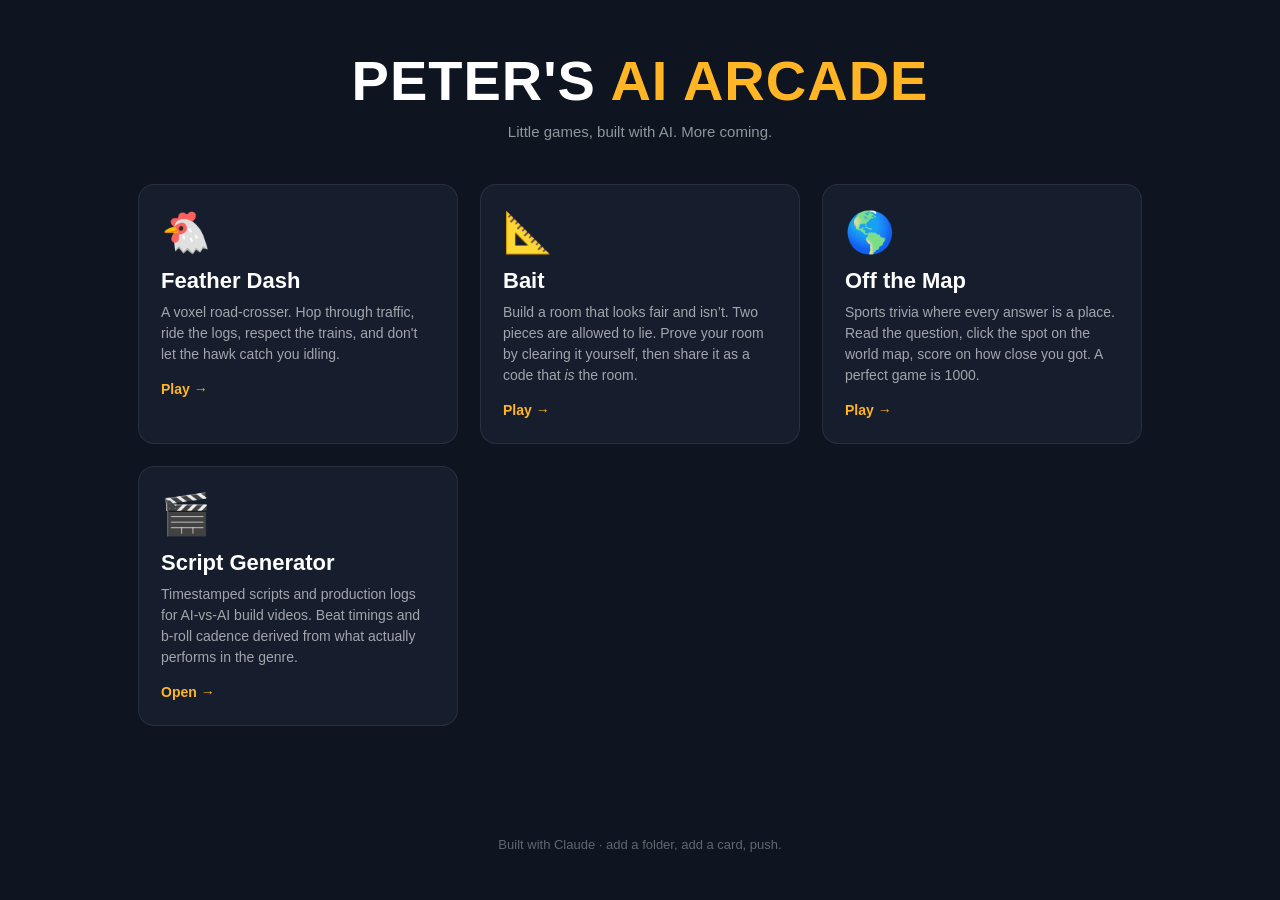
<file: index.html>
<!DOCTYPE html>
<html lang="en">
<head>
<meta charset="utf-8">
<title>Peter's AI Arcade</title>
<meta name="viewport" content="width=device-width, initial-scale=1">
<style>
  * { margin: 0; padding: 0; box-sizing: border-box; }
  body {
    min-height: 100vh;
    background: #0e1420;
    color: #fff;
    font-family: 'Segoe UI', Arial, sans-serif;
    display: flex; flex-direction: column; align-items: center;
    padding: 48px 20px;
  }
  h1 {
    font-family: 'Arial Black', 'Segoe UI', sans-serif;
    font-size: clamp(34px, 7vw, 56px);
    letter-spacing: 1px;
  }
  h1 span { color: #ffb524; }
  .tag { margin-top: 10px; color: rgba(255,255,255,.55); font-size: 15px; }
  .grid {
    margin-top: 44px;
    display: grid; gap: 22px;
    grid-template-columns: repeat(auto-fit, minmax(260px, 320px));
    justify-content: center;
    width: 100%; max-width: 1100px;
  }
  a.card {
    display: block; text-decoration: none; color: inherit;
    background: #161e2e;
    border: 1px solid rgba(255,255,255,.08);
    border-radius: 16px;
    padding: 24px 22px;
    transition: transform .12s ease, border-color .12s ease;
  }
  a.card:hover { transform: translateY(-4px); border-color: #ffb524; }
  .emoji { font-size: 40px; }
  .card h2 { margin-top: 12px; font-size: 22px; font-weight: 800; }
  .card p { margin-top: 8px; color: rgba(255,255,255,.6); font-size: 14px; line-height: 1.5; }
  .play { margin-top: 16px; display: inline-block; color: #ffb524; font-weight: 700; font-size: 14px; }
  footer { margin-top: auto; padding-top: 60px; color: rgba(255,255,255,.35); font-size: 13px; }
</style>
</head>
<body>
  <h1>PETER'S <span>AI ARCADE</span></h1>
  <div class="tag">Little games, built with AI. More coming.</div>
  <div class="grid">
    <a class="card" href="feather-dash/">
      <div class="emoji">&#128020;</div>
      <h2>Feather Dash</h2>
      <p>A voxel road-crosser. Hop through traffic, ride the logs, respect the trains, and don't let the hawk catch you idling.</p>
      <span class="play">Play &#8594;</span>
    </a>
    <a class="card" href="bait/">
      <div class="emoji">&#128208;</div>
      <h2>Bait</h2>
      <p>Build a room that looks fair and isn&rsquo;t. Two pieces are allowed to lie. Prove your room by clearing it yourself, then share it as a code that <em>is</em> the room.</p>
      <span class="play">Play &#8594;</span>
    </a>
    <a class="card" href="geo-sports-trivia/">
      <div class="emoji">&#127758;</div>
      <h2>Off the Map</h2>
      <p>Sports trivia where every answer is a place. Read the question, click the spot on the world map, score on how close you got. A perfect game is 1000.</p>
      <span class="play">Play &#8594;</span>
    </a>
    <a class="card" href="script-generator/">
      <div class="emoji">&#127916;</div>
      <h2>Script Generator</h2>
      <p>Timestamped scripts and production logs for AI-vs-AI build videos. Beat timings and b-roll cadence derived from what actually performs in the genre.</p>
      <span class="play">Open &#8594;</span>
    </a>
  </div>
  <footer>Built with Claude &middot; add a folder, add a card, push.</footer>
</body>
</html>
</file>
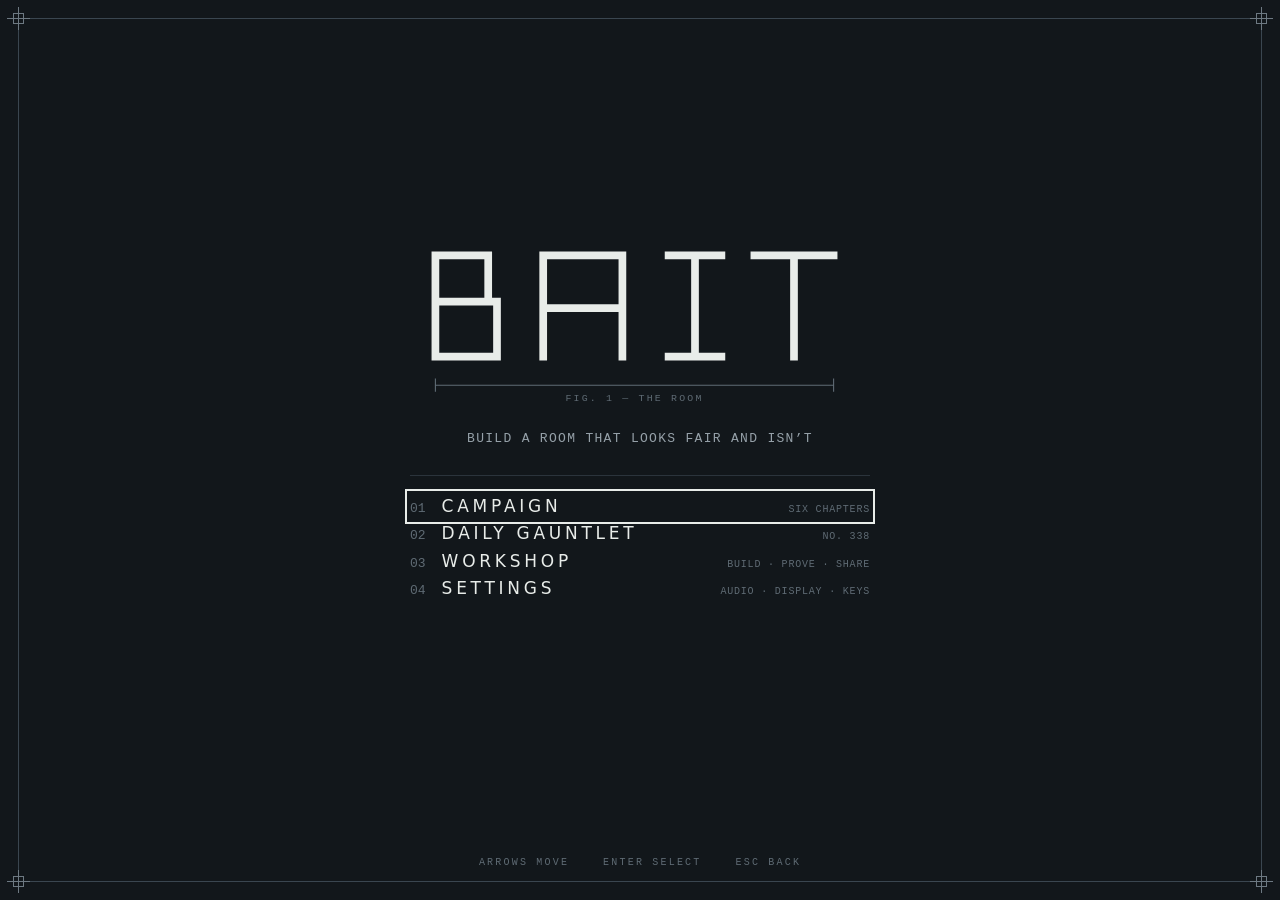
<file: bait/index.html>
<!DOCTYPE html>
<html lang="en">
<head>
<meta charset="utf-8">
<title>BAIT — build a room that looks fair and isn't</title>
<meta name="viewport" content="width=device-width, initial-scale=1, viewport-fit=cover">
<meta name="description" content="Build a small room that looks fair and is not. Prove it by clearing it yourself. Then watch strangers walk into it.">
<meta name="color-scheme" content="dark">
<link rel="stylesheet" href="style.css">
</head>
<body>

<!-- The game world. Everything that moves is drawn here. OWNER: Ink -->
<div id="stagewrap">
  <canvas id="stage" width="1000" height="700" aria-label="Game"></canvas>
</div>

<!-- All menus, HUD chrome, the editor rail and dialogs are DOM, not canvas.
     DOM gives us real typography, real focus rings, real keyboard navigation
     and screen-reader output for free — all of which SPEC §8 requires and
     canvas text cannot provide. OWNER: Frame (screens/hud), Chisel (editor). -->
<div id="ui" aria-live="polite"></div>

<!-- Boot order is the contract in SPEC.md §6. Classic scripts only: ES modules
     are blocked by CORS on file:// and this game must run from a double-click
     with the network cable pulled. -->

<!-- core: deterministic, integer-only, and entirely free of DOM references so
     tools/verify.cjs can load the same code under plain Node. -->
<script src="src/core/fixed.js"></script>
<script src="src/core/rng.js"></script>
<script src="src/core/pieces.js"></script>
<script src="src/core/room.js"></script>
<script src="src/core/sim.js"></script>
<script src="src/core/codec.js"></script>
<script src="src/core/solve.js"></script>
<script src="src/core/replay.js"></script>

<!-- render -->
<script src="src/render/theme.js"></script>
<script src="src/render/draw.js"></script>
<script src="src/render/fx.js"></script>
<script src="src/render/audio.js"></script>

<!-- game -->
<script src="src/game/input.js"></script>
<script src="src/game/loop.js"></script>
<script src="src/game/save.js"></script>
<script src="src/game/daily.js"></script>
<script src="src/game/share.js"></script>
<script src="src/game/modes.js"></script>
<script src="src/game/play.js"></script>

<!-- ui -->
<script src="src/ui/screens.js"></script>
<script src="src/ui/hud.js"></script>
<script src="src/ui/editor.js"></script>
<script src="src/ui/workshop.js"></script>

<!-- content. chapters.js declares the six chapters, the design plan and the
     R() authoring helper; each ch<N>.js registers its own rooms through
     Chapters.addRooms so five authors can work at once without ever touching
     the same file. -->
<script src="src/data/chapters.js"></script>
<!-- Generated by tools/verify.cjs from real solved routes. Ships as a script,
     not JSON, because fetch() of a local file is blocked on file://. -->
<script src="src/data/par.js"></script>
<!-- Guest-authored chapters register through Chapters.addRooms and load AFTER
     chapters.js. Add each tag as its file lands; a tag for a file that does
     not exist is a 404 on Pages, which is why ch5 is absent rather than
     commented out. Each file is its own <script>, so one that throws takes
     only its own chapter down — Chapters.addRooms is what has to say so. -->
<script src="src/data/ch3.js"></script>
<!-- ch4.js is ON DISK with 4 of its 13 rooms and is deliberately NOT loaded.
     Two of those four do not register at all, and 4-02 is currently cleared by
     holding one direction from the start — which the spec forbids outright, so
     it is not a short chapter either, it is an unfinished one.
     ch6.js is ON DISK with 3 of its 15 rooms and is deliberately NOT loaded.
     Three rooms of a fifteen-room finale is not a short chapter, it is the
     ending shipped in fragments, and chapter 6 is the one chapter whose whole
     job is to pay off the other five. It lands complete or not at all. ch5 has
     no file yet; both are the next release. -->


<!-- wire-up -->
<script src="src/boot.js"></script>

</body>
</html>
</file>
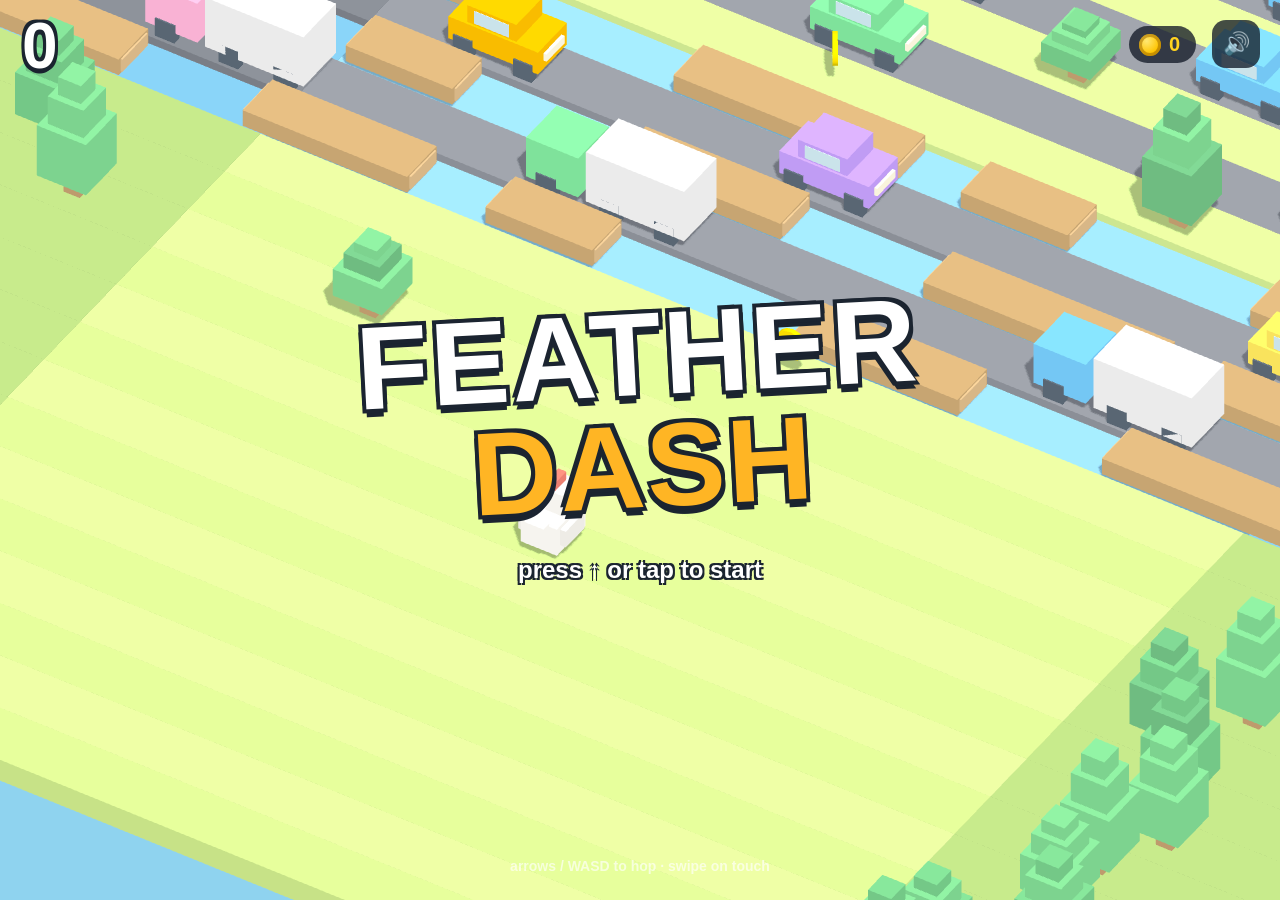
<file: feather-dash/index.html>
<!DOCTYPE html>
<html>
<head>
<meta charset="utf-8">
<title>Feather Dash</title>
<meta name="viewport" content="width=device-width, initial-scale=1, maximum-scale=1, user-scalable=no">
<link rel="stylesheet" href="style.css">
</head>
<body>
<canvas id="game"></canvas>

<div id="hud">
  <div id="score">0</div>
  <div id="coinPill"><span id="coinIcon"></span><span id="coinCount">0</span></div>
  <button id="muteBtn" aria-label="Toggle sound">&#128266;</button>
</div>

<div id="title" class="overlay">
  <div id="logo">FEATHER<span>DASH</span></div>
  <div id="startHint">press &#8593; or tap to start</div>
  <div id="bestLine"></div>
  <div id="controlsHint">arrows / WASD to hop &middot; swipe on touch</div>
</div>

<div id="gameover" class="overlay hidden">
  <div id="goCard">
    <div id="goTitle">SPLAT!</div>
    <div id="goScore">0</div>
    <div class="goLabel">SCORE</div>
    <div id="goBest">BEST 0</div>
    <div id="newBest" class="hidden">&#9733; NEW BEST &#9733;</div>
    <button id="playBtn"><span class="playTri"></span>PLAY</button>
    <div class="goHint">or press space</div>
  </div>
</div>

<div id="toast" class="hidden"></div>

<script src="three.min.js"></script>
<script src="game.js"></script>
</body>
</html>
</file>
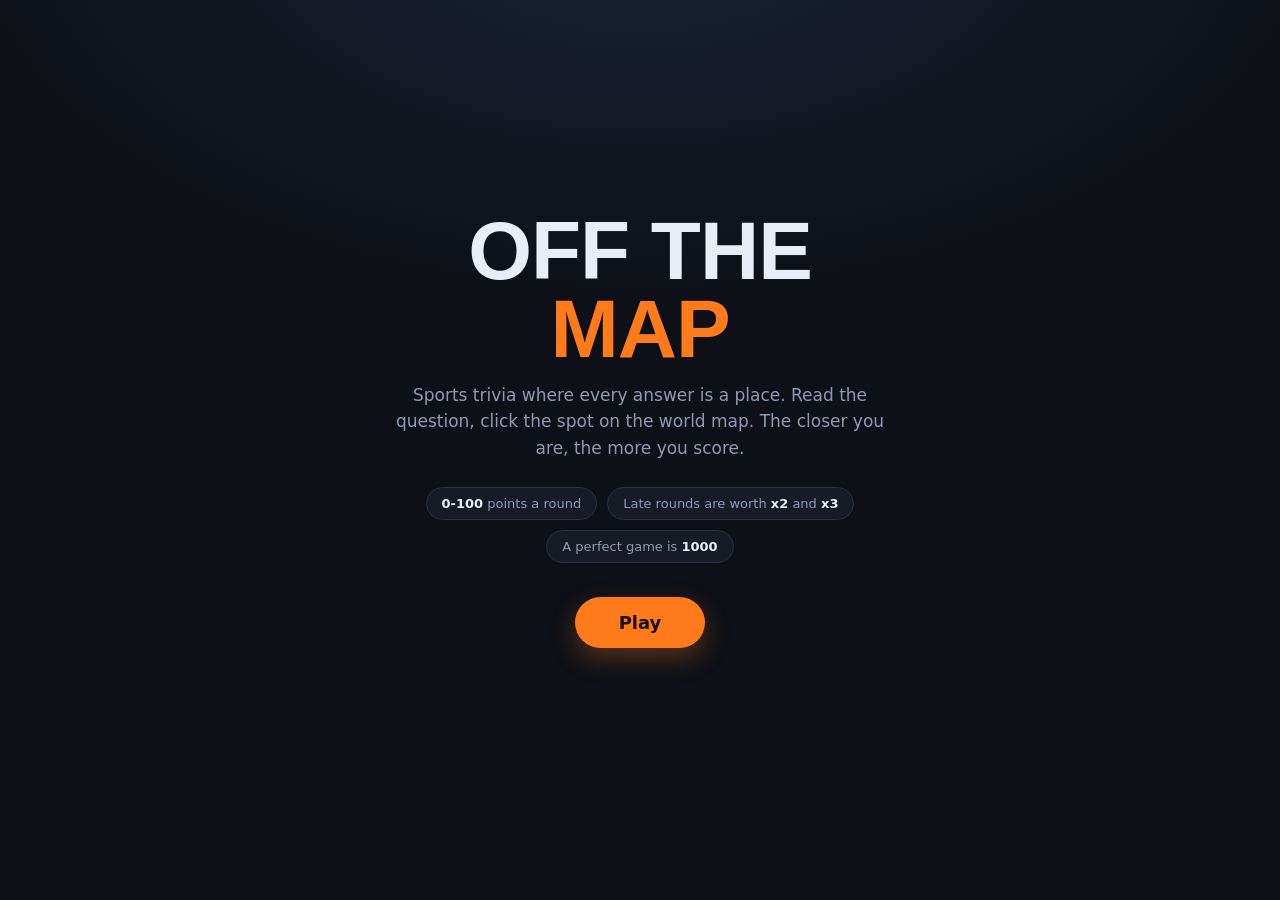
<file: geo-sports-trivia/index.html>
<!DOCTYPE html>
<html lang="en">
<head>
<meta charset="utf-8">
<title>Off the Map — sports trivia on a world map</title>
<meta name="viewport" content="width=device-width, initial-scale=1, maximum-scale=1, user-scalable=no">
<link rel="stylesheet" href="vendor/leaflet.css">
<style>
  :root {
    --bg: #0d1017;
    --panel: #161b26;
    --panel-solid: #161b26;
    --line: #263049;
    --text: #e8edf7;
    --dim: #8e9ab5;
    --accent: #ff7a1a;
    --good: #33d17a;
    --mid: #ffc046;
    --bad: #ff5470;
    --radius: 14px;
    --shadow: 0 18px 40px rgba(0,0,0,.55);
  }

  * { margin: 0; padding: 0; box-sizing: border-box; }
  html, body { height: 100%; }
  body {
    background: var(--bg);
    color: var(--text);
    font-family: 'Segoe UI', system-ui, -apple-system, Arial, sans-serif;
    overflow: hidden;
    -webkit-font-smoothing: antialiased;
  }
  button { font: inherit; color: inherit; border: 0; background: none; cursor: pointer; }
  .num { font-family: 'Arial Black', 'Segoe UI', Impact, sans-serif; font-variant-numeric: tabular-nums; letter-spacing: -.5px; }

  /* ---------- screens ---------- */
  .screen { position: fixed; inset: 0; display: none; }
  .screen.on { display: block; }

  /* ---------- title ---------- */
  #screen-title {
    background: radial-gradient(1100px 620px at 50% -10%, #1b2436 0%, var(--bg) 62%);
    overflow-y: auto;
  }
  .title-wrap {
    min-height: 100%;
    display: flex; flex-direction: column; align-items: center; justify-content: center;
    text-align: center; padding: 40px 22px;
  }
  .logo { font-family: 'Arial Black', 'Segoe UI', sans-serif; font-size: clamp(40px, 9vw, 82px); line-height: .95; letter-spacing: -1px; }
  .logo em { font-style: normal; color: var(--accent); }
  .kicker { margin-top: 14px; color: var(--dim); font-size: clamp(14px, 2.2vw, 17px); max-width: 520px; line-height: 1.55; }
  .rules { margin-top: 26px; display: flex; gap: 10px; flex-wrap: wrap; justify-content: center; max-width: 620px; }
  .rule { background: var(--panel); border: 1px solid var(--line); border-radius: 999px; padding: 8px 15px; font-size: 13px; color: var(--dim); }
  .rule b { color: var(--text); font-weight: 700; }
  .btn {
    background: var(--accent); color: #16100a; font-weight: 800;
    padding: 15px 44px; border-radius: 999px; font-size: 18px;
    box-shadow: 0 10px 26px rgba(255,122,26,.3);
    transition: transform .12s ease, box-shadow .12s ease;
  }
  .btn:hover { transform: translateY(-2px); box-shadow: 0 14px 32px rgba(255,122,26,.42); }
  .btn:active { transform: translateY(0); }
  .btn.ghost { background: var(--panel); color: var(--text); border: 1px solid var(--line); box-shadow: none; }
  .btn[disabled] { opacity: .38; cursor: not-allowed; transform: none; box-shadow: none; }
  #btn-play { margin-top: 34px; }
  .best { margin-top: 20px; color: var(--dim); font-size: 14px; min-height: 20px; }
  .best b { color: var(--accent); }

  /* ---------- game ---------- */
  #map { position: absolute; inset: 0; background: var(--bg); z-index: 1; }
  .leaflet-container { background: var(--bg); outline: none; }
  .leaflet-control-zoom a { background: var(--panel-solid); color: var(--text); border-color: var(--line); }
  .leaflet-control-zoom a:hover { background: #202737; color: var(--accent); }
  .leaflet-control-attribution { display: none; }

  .topbar {
    position: absolute; z-index: 500; top: 0; left: 0; right: 0;
    display: flex; align-items: center; gap: 10px;
    padding: 12px 14px;
    background: linear-gradient(180deg, rgba(13,16,23,.94) 0%, rgba(13,16,23,0) 100%);
    pointer-events: none;
  }
  .topbar > * { pointer-events: auto; }
  .pill {
    background: var(--panel-solid); border: 1px solid var(--line);
    border-radius: 999px; padding: 7px 14px; font-size: 13px; font-weight: 700;
    display: inline-flex; align-items: center; gap: 8px; white-space: nowrap;
  }
  .pill .dim { color: var(--dim); font-weight: 600; }
  .chip-sport { color: var(--accent); }
  .badge-w {
    background: var(--accent); color: #16100a; border-radius: 8px;
    padding: 3px 9px; font-weight: 900; font-size: 12px;
  }
  .badge-w.pulse { animation: pulseW 1.5s ease-in-out infinite; }
  @keyframes pulseW { 0%,100% { transform: scale(1); } 50% { transform: scale(1.13); } }
  .spacer { flex: 1; }
  .total-pill .num { font-size: 17px; color: var(--accent); }

  /* question card */
  .qcard {
    position: absolute; z-index: 500;
    top: 62px; left: 50%; transform: translateX(-50%);
    width: min(620px, calc(100vw - 28px));
    background: var(--panel-solid);
    border: 1px solid var(--line);
    border-radius: var(--radius);
    box-shadow: var(--shadow);
    overflow: hidden;
  }
  .qcard-head { display: flex; align-items: center; gap: 10px; padding: 13px 15px; }
  .qcard-head .q { flex: 1; font-size: 16px; line-height: 1.45; font-weight: 600; }
  .qcard.collapsed .q { display: none; }
  .qcard.collapsed .qcard-head::before {
    content: 'Question hidden'; flex: 1; color: var(--dim); font-size: 13px;
  }
  .icon-btn {
    width: 30px; height: 30px; border-radius: 9px; flex: none;
    background: #1e2635; color: var(--dim); font-size: 13px; line-height: 30px; text-align: center;
    transition: color .12s ease, background .12s ease;
  }
  .icon-btn:hover { color: var(--text); background: #263043; }

  /* lock-in */
  .lockbar {
    position: absolute; z-index: 500; bottom: 22px; left: 50%; transform: translateX(-50%);
    display: flex; flex-direction: column; align-items: center; gap: 9px;
  }
  .hint { color: var(--dim); font-size: 12.5px; background: rgba(13,16,23,.82); padding: 4px 12px; border-radius: 999px; }

  /* pins */
  .pin { width: 26px; height: 26px; position: relative; }
  .pin i {
    display: block; width: 16px; height: 16px; margin: 5px;
    border-radius: 50% 50% 50% 2px; transform: rotate(45deg);
    border: 2px solid #fff;
  }
  .pin-guess i { background: var(--accent); box-shadow: 0 3px 10px rgba(0,0,0,.6); }
  .pin-answer i { background: var(--good); box-shadow: 0 3px 10px rgba(0,0,0,.6); }
  .pin-drop { animation: pinDrop .52s cubic-bezier(.24,1.5,.42,1) both; }
  @keyframes pinDrop {
    0% { transform: translateY(-38px) scale(.7); opacity: 0; }
    60% { transform: translateY(3px) scale(1.06); opacity: 1; }
    100% { transform: translateY(0) scale(1); opacity: 1; }
  }
  .pin-pop { animation: pinPop .42s cubic-bezier(.2,1.6,.4,1) both; }
  @keyframes pinPop { 0% { transform: scale(0); opacity: 0; } 100% { transform: scale(1); opacity: 1; } }
  .ring {
    position: absolute; left: 50%; top: 50%; width: 18px; height: 18px; margin: -9px 0 0 -9px;
    border: 2px solid var(--good); border-radius: 50%; opacity: 0;
  }
  .ring.go { animation: ringOut 1.25s ease-out forwards; }
  .ring.r2.go { animation-delay: .22s; }
  @keyframes ringOut {
    0% { transform: scale(.4); opacity: .85; }
    100% { transform: scale(5.2); opacity: 0; }
  }
  /* Leaflet owns the marker element's inline transform for positioning, so the
     label offset has to live on an inner element or it gets overwritten. */
  .lbl-city { pointer-events: none; }
  .lbl-city b {
    position: absolute; left: 8px; top: -7px;
    color: rgba(232,237,247,.72); font-size: 10.5px; font-weight: 600;
    white-space: nowrap; text-shadow: 0 1px 3px #000, 0 0 6px #000;
  }
  .lbl-city.r2 b { color: rgba(232,237,247,.5); font-size: 10px; }

  /* reveal card */
  .reveal {
    position: absolute; z-index: 600; left: 50%; bottom: 22px; transform: translateX(-50%);
    width: min(560px, calc(100vw - 28px));
    background: var(--panel-solid); border: 1px solid var(--line);
    border-radius: var(--radius); box-shadow: var(--shadow);
    padding: 16px 18px 15px;
    display: none;
  }
  .reveal.on { display: block; animation: slideUp .3s ease both; }
  @keyframes slideUp { from { opacity: 0; transform: translate(-50%, 14px); } to { opacity: 1; transform: translate(-50%, 0); } }
  .reveal-top { display: flex; align-items: flex-start; gap: 14px; }
  .reveal-where { flex: 1; min-width: 0; }
  .reveal-where .name { font-size: 17px; font-weight: 800; }
  .reveal-where .dist { margin-top: 5px; color: var(--dim); font-size: 13px; font-variant-numeric: tabular-nums; }
  .reveal-pts { text-align: right; flex: none; position: relative; }
  .reveal-pts .n { font-size: 40px; line-height: 1; }
  .reveal-pts .of { color: var(--dim); font-size: 11px; margin-top: 3px; }
  .stamp {
    position: absolute; right: -6px; top: -16px;
    background: var(--accent); color: #16100a; font-weight: 900; font-size: 13px;
    padding: 3px 9px; border-radius: 8px; transform: rotate(-9deg) scale(0); opacity: 0;
  }
  .stamp.hit { animation: stampIn .34s cubic-bezier(.2,1.8,.4,1) forwards; }
  @keyframes stampIn {
    0% { transform: rotate(-9deg) scale(2.1); opacity: 0; }
    100% { transform: rotate(-9deg) scale(1); opacity: 1; }
  }
  .bullseye {
    display: none; margin-top: 11px;
    background: rgba(51,209,122,.13); border: 1px solid rgba(51,209,122,.4); color: var(--good);
    border-radius: 9px; padding: 6px 11px; font-weight: 900; font-size: 12.5px; letter-spacing: 1.4px;
  }
  .bullseye.on { display: inline-block; animation: stampIn .34s cubic-bezier(.2,1.8,.4,1) both; }
  .fact { margin-top: 11px; color: var(--dim); font-size: 13.5px; line-height: 1.5; opacity: 0; transition: opacity .45s ease; }
  .fact.on { opacity: 1; }
  .reveal-actions { margin-top: 14px; display: flex; justify-content: flex-end; }
  .reveal-actions .btn { padding: 11px 26px; font-size: 15px; }

  /* ---------- final ---------- */
  #screen-final { background: radial-gradient(1100px 620px at 50% -10%, #1b2436 0%, var(--bg) 62%); overflow-y: auto; }
  .final-wrap { min-height: 100%; display: flex; flex-direction: column; align-items: center; padding: 34px 20px 46px; }
  .final-total { font-size: clamp(62px, 15vw, 116px); line-height: 1; color: var(--accent); }
  .final-outof { color: var(--dim); font-size: 15px; margin-top: 2px; }
  .final-rank { margin-top: 16px; font-size: clamp(24px, 5vw, 34px); font-weight: 900; letter-spacing: -.5px; }
  .final-sub { margin-top: 8px; color: var(--dim); font-size: 14px; }
  .final-panel {
    margin-top: 26px; width: min(680px, 100%);
    background: var(--panel-solid); border: 1px solid var(--line);
    border-radius: var(--radius); padding: 16px; box-shadow: var(--shadow);
  }
  .final-panel h3 { font-size: 12px; letter-spacing: 1.4px; color: var(--dim); text-transform: uppercase; margin-bottom: 13px; }
  .bars { display: flex; align-items: flex-end; gap: 8px; height: 120px; }
  .bar { flex: 1; display: flex; flex-direction: column; justify-content: flex-end; align-items: center; height: 100%; gap: 6px; }
  .bar .fill { width: 100%; border-radius: 6px 6px 2px 2px; min-height: 3px; transition: height .6s cubic-bezier(.2,.8,.3,1); height: 0; }
  .bar .cap { font-size: 10.5px; color: var(--dim); font-variant-numeric: tabular-nums; }
  .bar .w { font-size: 9.5px; color: var(--accent); font-weight: 800; height: 12px; }
  #minimap { height: 260px; border-radius: 11px; overflow: hidden; background: var(--bg); border: 1px solid var(--line); }
  .final-list { margin-top: 14px; display: flex; flex-direction: column; gap: 7px; }
  .fl-row { display: flex; gap: 10px; align-items: baseline; font-size: 13px; }
  .fl-row .fl-n { color: var(--dim); width: 20px; flex: none; font-variant-numeric: tabular-nums; }
  .fl-row .fl-name { flex: 1; min-width: 0; overflow: hidden; text-overflow: ellipsis; white-space: nowrap; }
  .fl-row .fl-km { color: var(--dim); font-variant-numeric: tabular-nums; flex: none; }
  .fl-row .fl-p { font-weight: 800; width: 46px; text-align: right; flex: none; font-variant-numeric: tabular-nums; }
  .final-actions { margin-top: 28px; display: flex; gap: 12px; flex-wrap: wrap; justify-content: center; }

  #confetti { position: fixed; inset: 0; z-index: 900; pointer-events: none; display: none; }
  #fatal {
    position: fixed; inset: 0; z-index: 9999; display: none;
    background: #12060a; color: #ffb4c1; padding: 34px; font-family: Consolas, monospace; font-size: 14px; line-height: 1.7;
  }
  #fatal.on { display: block; }

  @media (max-width: 560px) {
    .qcard {
      top: auto; bottom: 0; left: 0; right: 0; transform: none;
      width: 100%; border-radius: var(--radius) var(--radius) 0 0; border-bottom: 0;
    }
    .lockbar { bottom: auto; top: 58px; }
    .reveal { bottom: 0; left: 0; right: 0; width: 100%; transform: none; border-radius: var(--radius) var(--radius) 0 0; }
    .reveal.on { animation: none; }
    .topbar { flex-wrap: wrap; }
    .bars { height: 90px; }
  }
  @media (prefers-reduced-motion: reduce) {
    * { animation-duration: .001ms !important; animation-delay: 0ms !important; transition-duration: .001ms !important; }
  }
</style>
</head>
<body>

<!-- ============ TITLE ============ -->
<section id="screen-title" class="screen on">
  <div class="title-wrap">
    <h1 class="logo">OFF THE<br><em>MAP</em></h1>
    <p class="kicker">Sports trivia where every answer is a place. Read the question, click the spot on the world map. The closer you are, the more you score.</p>
    <div class="rules">
      <span class="rule"><b>0-100</b> points a round</span>
      <span class="rule">Late rounds are worth <b>x2</b> and <b>x3</b></span>
      <span class="rule">A perfect game is <b>1000</b></span>
    </div>
    <button id="btn-play" class="btn">Play</button>
    <div class="best" id="best-line"></div>
  </div>
</section>

<!-- ============ GAME ============ -->
<section id="screen-game" class="screen">
  <div id="map"></div>

  <div class="topbar">
    <span class="pill"><span class="dim">Round</span> <span id="hud-round">1 of 8</span></span>
    <span class="pill chip-sport" id="hud-sport">NFL</span>
    <span class="badge-w" id="hud-weight" style="display:none">x2</span>
    <span class="spacer"></span>
    <span class="pill total-pill"><span class="dim">Score</span> <span class="num" id="hud-total">0</span></span>
  </div>

  <div class="qcard" id="qcard">
    <div class="qcard-head">
      <p class="q" id="hud-question"></p>
      <button class="icon-btn" id="btn-collapse" title="Hide the question (Esc)">&#9650;</button>
    </div>
  </div>

  <div class="lockbar" id="lockbar">
    <button class="btn" id="btn-lock" disabled>Lock it in</button>
    <span class="hint" id="lock-hint">Click the map to drop your pin</span>
  </div>

  <div class="reveal" id="reveal">
    <div class="reveal-top">
      <div class="reveal-where">
        <div class="name" id="rv-name"></div>
        <div class="dist" id="rv-dist"></div>
      </div>
      <div class="reveal-pts">
        <div class="num n" id="rv-pts">0</div>
        <div class="of" id="rv-of"></div>
        <div class="stamp" id="rv-stamp">x2</div>
      </div>
    </div>
    <div class="bullseye" id="rv-bullseye">BULLSEYE</div>
    <p class="fact" id="rv-fact"></p>
    <div class="reveal-actions">
      <button class="btn" id="btn-next">Next</button>
    </div>
  </div>
</section>

<!-- ============ FINAL ============ -->
<section id="screen-final" class="screen">
  <div class="final-wrap">
    <div class="num final-total" id="fn-total">0</div>
    <div class="final-outof">out of 1000</div>
    <div class="final-rank" id="fn-rank"></div>
    <div class="final-sub" id="fn-sub"></div>

    <div class="final-panel">
      <h3>Round by round</h3>
      <div class="bars" id="fn-bars"></div>
      <div class="final-list" id="fn-list"></div>
    </div>

    <div class="final-panel">
      <h3>Where they were</h3>
      <div id="minimap"></div>
    </div>

    <div class="final-actions">
      <button class="btn" id="btn-again">Play again</button>
      <button class="btn ghost" id="btn-home">Title screen</button>
    </div>
  </div>
</section>

<canvas id="confetti"></canvas>
<div id="fatal"></div>

<script src="vendor/leaflet.js"></script>
<script src="data/countries.js"></script>
<script src="data/cities.js"></script>
<script src="data/questions.js"></script>
<script>
(function () {
  'use strict';

  // ===================== PURE LOGIC START =====================
  // Everything between these markers is free of DOM and Leaflet so it can be
  // lifted out and run headless by the verification script. Do not reach for
  // document, window or L in here.

  var EARTH_R_KM = 6371;

  function toRad(d) { return d * Math.PI / 180; }
  function toDeg(r) { return r * 180 / Math.PI; }

  function haversine(aLat, aLon, bLat, bLon) {
    var dLat = toRad(bLat - aLat);
    var dLon = toRad(bLon - aLon);
    var s = Math.sin(dLat / 2) * Math.sin(dLat / 2) +
            Math.cos(toRad(aLat)) * Math.cos(toRad(bLat)) *
            Math.sin(dLon / 2) * Math.sin(dLon / 2);
    return 2 * EARTH_R_KM * Math.asin(Math.min(1, Math.sqrt(s)));
  }

  // 0-100 for one round, before the weight is applied.
  function baseScore(distKm, perfectKm) {
    if (distKm <= perfectKm) return 100;
    var raw = 100 * Math.exp(-(distKm - perfectKm) / 1400);
    return raw < 1 ? 0 : Math.round(raw);
  }

  // Heavy rounds last, always. Every pattern sums to 10, which is the only
  // reason "a perfect game is 1000" is a true statement.
  var WEIGHT_PATTERNS = [
    [1, 1, 1, 1, 1, 1, 2, 2],
    [1, 1, 1, 1, 2, 2, 2],
    [1, 1, 1, 1, 1, 2, 3],
    [1, 1, 2, 2, 2, 2]
  ];

  function sum(list) { return list.reduce(function (a, b) { return a + b; }, 0); }

  function assertWeightPatterns(patterns) {
    for (var i = 0; i < patterns.length; i++) {
      var p = patterns[i];
      if (sum(p) !== 10) {
        throw new Error('weight pattern ' + i + ' sums to ' + sum(p) + ', not 10 — the 1000 cap would be a lie');
      }
      for (var j = 1; j < p.length; j++) {
        if (p[j] < p[j - 1]) throw new Error('weight pattern ' + i + ' is not sorted light to heavy');
      }
    }
    return true;
  }

  function shuffle(list, rng) {
    var a = list.slice();
    for (var i = a.length - 1; i > 0; i--) {
      var j = Math.floor(rng() * (i + 1));
      var t = a[i]; a[i] = a[j]; a[j] = t;
    }
    return a;
  }

  // Two answers within this range are treated as the same place, so a run never
  // asks for Lord's and then for London.
  var SAME_CITY_KM = 75;
  var MAX_PER_SPORT = 2;

  function tooClose(q, chosen) {
    for (var i = 0; i < chosen.length; i++) {
      if (haversine(q.answer.lat, q.answer.lon, chosen[i].answer.lat, chosen[i].answer.lon) < SAME_CITY_KM) return true;
    }
    return false;
  }

  // Shuffle, drop duplicate places and over-represented sports, take n, then sort
  // easy to hard so the x2/x3 rounds are also the hard ones.
  function pickQuestions(bank, n, rng) {
    var pool = shuffle(bank, rng);
    var chosen = [];
    var sportCount = {};

    function pass(capSport, capPlace) {
      for (var i = 0; i < pool.length && chosen.length < n; i++) {
        var q = pool[i];
        if (chosen.indexOf(q) !== -1) continue;
        if (capPlace && tooClose(q, chosen)) continue;
        if (capSport && (sportCount[q.sport] || 0) >= MAX_PER_SPORT) continue;
        chosen.push(q);
        sportCount[q.sport] = (sportCount[q.sport] || 0) + 1;
      }
    }

    pass(true, true);      // the rules as intended
    pass(false, true);     // a thin bank may force a third question from one sport
    pass(false, false);    // ...but never a duplicate place unless there is no choice

    if (chosen.length < n) {
      throw new Error('question bank cannot fill ' + n + ' rounds (only ' + chosen.length + ' usable)');
    }
    return chosen.sort(function (a, b) { return a.difficulty - b.difficulty; });
  }

  function buildGame(bank, rng) {
    assertWeightPatterns(WEIGHT_PATTERNS);
    var weights = WEIGHT_PATTERNS[Math.floor(rng() * WEIGHT_PATTERNS.length)];
    if (sum(weights) !== 10) throw new Error('chosen weight pattern does not sum to 10');
    var picked = pickQuestions(bank, weights.length, rng);
    return picked.map(function (q, i) {
      return { q: q, weight: weights[i], guess: null, distKm: 0, base: 0, points: 0 };
    });
  }

  function rankFor(total) {
    if (total >= 950) return 'Hall of Famer';
    if (total >= 850) return 'MVP';
    if (total >= 700) return 'All-Star';
    if (total >= 500) return 'Starter';
    if (total >= 250) return 'Rotation Player';
    return 'Benchwarmer';
  }

  function normLon(lon) {
    var x = (lon + 180) % 360;
    if (x < 0) x += 360;
    return x - 180;
  }

  // Great-circle points from a to b, with longitudes left UNWRAPPED so the path
  // is continuous even when it runs past the antimeridian.
  function greatCirclePoints(a, b, steps) {
    var lat1 = toRad(a.lat), lon1 = toRad(a.lon), lat2 = toRad(b.lat), lon2 = toRad(b.lon);
    var d = 2 * Math.asin(Math.min(1, Math.sqrt(
      Math.pow(Math.sin((lat2 - lat1) / 2), 2) +
      Math.cos(lat1) * Math.cos(lat2) * Math.pow(Math.sin((lon2 - lon1) / 2), 2)
    )));
    var pts = [];
    if (d === 0) return [[a.lat, a.lon], [b.lat, b.lon]];

    for (var i = 0; i <= steps; i++) {
      var f = i / steps;
      var A = Math.sin((1 - f) * d) / Math.sin(d);
      var B = Math.sin(f * d) / Math.sin(d);
      var x = A * Math.cos(lat1) * Math.cos(lon1) + B * Math.cos(lat2) * Math.cos(lon2);
      var y = A * Math.cos(lat1) * Math.sin(lon1) + B * Math.cos(lat2) * Math.sin(lon2);
      var z = A * Math.sin(lat1) + B * Math.sin(lat2);
      pts.push([toDeg(Math.atan2(z, Math.sqrt(x * x + y * y))), toDeg(Math.atan2(y, x))]);
    }

    // unwrap: keep each step within 180 degrees of the one before it
    for (var k = 1; k < pts.length; k++) {
      while (pts[k][1] - pts[k - 1][1] > 180) pts[k][1] -= 360;
      while (pts[k][1] - pts[k - 1][1] < -180) pts[k][1] += 360;
    }
    return pts;
  }

  // Cut the unwrapped path wherever it crosses the antimeridian and wrap each
  // piece back into [-180, 180]. Drawing one straight polyline instead is what
  // gives you the line that wraps the wrong way round the world.
  function greatCircleSegments(a, b, steps) {
    var pts = greatCirclePoints(a, b, steps || 32);
    var segs = [];
    var cur = [[pts[0][0], normLon(pts[0][1])]];

    for (var i = 1; i < pts.length; i++) {
      var p0 = pts[i - 1], p1 = pts[i];
      var k0 = Math.floor((p0[1] + 180) / 360);
      var k1 = Math.floor((p1[1] + 180) / 360);

      if (k0 !== k1) {
        var east = p1[1] > p0[1];
        var edge = (east ? k1 : k0) * 360 - 180;   // the meridian actually crossed
        var t = (edge - p0[1]) / (p1[1] - p0[1]);
        var lat = p0[0] + t * (p1[0] - p0[0]);
        cur.push([lat, east ? 180 : -180]);
        segs.push(cur);
        cur = [[lat, east ? -180 : 180], [p1[0], normLon(p1[1])]];
      } else {
        cur.push([p1[0], normLon(p1[1])]);
      }
    }
    segs.push(cur);
    return segs.filter(function (s) { return s.length > 1; });
  }

  var PURE = {
    haversine: haversine,
    baseScore: baseScore,
    WEIGHT_PATTERNS: WEIGHT_PATTERNS,
    assertWeightPatterns: assertWeightPatterns,
    pickQuestions: pickQuestions,
    buildGame: buildGame,
    rankFor: rankFor,
    greatCircleSegments: greatCircleSegments,
    normLon: normLon,
    SAME_CITY_KM: SAME_CITY_KM,
    MAX_PER_SPORT: MAX_PER_SPORT
  };
  // ====================== PURE LOGIC END ======================

  // ------------------------------------------------------------------
  // From here down: the browser game.
  // ------------------------------------------------------------------

  var $ = function (id) { return document.getElementById(id); };
  var REDUCED = window.matchMedia && window.matchMedia('(prefers-reduced-motion: reduce)').matches;
  var BEST_KEY = 'offthemap.best';

  function fatal(err) {
    var el = $('fatal');
    el.className = 'on';
    el.textContent = 'Off the Map could not start.\n\n' + (err && err.stack ? err.stack : String(err));
    throw err;
  }

  // The assertion the whole scoring promise rests on. Loud, and at startup.
  try {
    assertWeightPatterns(WEIGHT_PATTERNS);
  } catch (e) {
    fatal(e);
  }

  var state = {
    rounds: [],
    idx: 0,
    total: 0,
    guessLatLng: null,
    phase: 'guess',
    startedAt: 0,
    timers: []
  };

  // Some browsers refuse storage on file:// origins. A blocked best score is not
  // a reason for the results screen to blow up.
  function readBest() {
    try { return parseInt(localStorage.getItem(BEST_KEY) || '0', 10) || 0; } catch (e) { return 0; }
  }
  function writeBest(n) {
    try { localStorage.setItem(BEST_KEY, String(n)); } catch (e) { /* no storage, no best score */ }
  }

  function later(fn, ms) { var t = setTimeout(fn, REDUCED ? 0 : ms); state.timers.push(t); return t; }
  function clearTimers() { state.timers.forEach(clearTimeout); state.timers = []; }

  function showScreen(id) {
    ['screen-title', 'screen-game', 'screen-final'].forEach(function (s) {
      $(s).className = 'screen' + (s === id ? ' on' : '');
    });
  }

  // ---------------- map ----------------
  var map = null, guessMarker = null, answerMarker = null, lineLayers = [];
  var labelR1 = null, labelR2 = null;
  var svgRenderer = null;

  function styleWorld() {
    return { color: '#39445c', weight: 0.7, fillColor: '#1c2230', fillOpacity: 1, interactive: false };
  }

  function graticuleLayer() {
    var lines = [];
    for (var lat = -60; lat <= 60; lat += 30) {
      var row = [];
      for (var lo = -180; lo <= 180; lo += 10) row.push([lat, lo]);
      lines.push(row);
    }
    for (var lon = -180; lon <= 180; lon += 30) lines.push([[-85, lon], [85, lon]]);
    return L.polyline(lines, { color: '#39445c', weight: 0.5, opacity: 0.22, interactive: false });
  }

  function cityDots(target, withLabels) {
    var dots = L.layerGroup();
    var r1 = L.layerGroup(), r2 = L.layerGroup();

    CITIES.forEach(function (c) {
      L.circleMarker([c.lat, c.lon], {
        radius: c.rank === 1 ? 2.4 : 1.7,
        color: '#7d8aa8', weight: 0, fillColor: '#8d99b6',
        fillOpacity: c.rank === 1 ? 0.85 : 0.6, interactive: false
      }).addTo(dots);

      if (!withLabels) return;
      var m = L.marker([c.lat, c.lon], {
        interactive: false,
        keyboard: false,
        icon: L.divIcon({
          className: 'lbl-city' + (c.rank === 2 ? ' r2' : ''),
          html: '<b>' + c.name + '</b>',
          iconSize: null
        })
      });
      (c.rank === 1 ? r1 : r2).addLayer(m);
    });

    dots.addTo(target);
    return { r1: r1, r2: r2 };
  }

  function syncLabels() {
    var z = map.getZoom();
    if (z >= 4) { if (!map.hasLayer(labelR1)) labelR1.addTo(map); }
    else if (map.hasLayer(labelR1)) map.removeLayer(labelR1);

    if (z >= 5) { if (!map.hasLayer(labelR2)) labelR2.addTo(map); }
    else if (map.hasLayer(labelR2)) map.removeLayer(labelR2);
  }

  function buildMap() {
    map = L.map('map', {
      preferCanvas: true,          // country polygons on canvas, not 177 SVG paths
      worldCopyJump: true,
      minZoom: 2,
      maxZoom: 10,
      zoomControl: false,
      doubleClickZoom: false,      // it fights click-to-guess
      attributionControl: false,
      maxBounds: L.latLngBounds(L.latLng(-85, -1080), L.latLng(85, 1080)),
      maxBoundsViscosity: 1
    }).setView([22, 8], 2);

    L.control.zoom({ position: 'bottomright' }).addTo(map);
    svgRenderer = L.svg().addTo(map);   // the reveal line needs a real SVG path to animate

    L.geoJSON(WORLD_GEOJSON, { style: styleWorld }).addTo(map);
    graticuleLayer().addTo(map);

    var labels = cityDots(map, true);
    labelR1 = labels.r1;
    labelR2 = labels.r2;
    map.on('zoomend', syncLabels);
    syncLabels();

    map.on('click', function (e) {
      if (state.phase !== 'guess') return;
      placeGuess(e.latlng);
    });
  }

  function pinIcon(kind, extraClass) {
    var rings = kind === 'answer' ? '<span class="ring r1"></span><span class="ring r2"></span>' : '';
    return L.divIcon({
      className: '',
      html: '<div class="pin pin-' + kind + ' ' + (extraClass || '') + '">' + rings + '<i></i></div>',
      iconSize: [26, 26],
      iconAnchor: [13, 24]
    });
  }

  function placeGuess(latlng) {
    state.guessLatLng = latlng;
    if (guessMarker) map.removeLayer(guessMarker);
    guessMarker = L.marker(latlng, { icon: pinIcon('guess', 'pin-drop'), interactive: false, keyboard: false }).addTo(map);
    $('btn-lock').disabled = false;
    $('lock-hint').textContent = 'Press Enter or hit Lock it in';
  }

  function clearRoundLayers() {
    if (guessMarker) { map.removeLayer(guessMarker); guessMarker = null; }
    if (answerMarker) { map.removeLayer(answerMarker); answerMarker = null; }
    lineLayers.forEach(function (l) { map.removeLayer(l); });
    lineLayers = [];
  }

  // ---------------- round flow ----------------
  function startGame() {
    clearTimers();
    state.rounds = buildGame(QUESTIONS, Math.random);
    state.idx = 0;
    state.total = 0;
    state.startedAt = Date.now();
    showScreen('screen-game');
    if (!map) buildMap();
    map.invalidateSize();
    loadRound();
  }

  function loadRound() {
    clearTimers();
    clearRoundLayers();
    state.guessLatLng = null;
    state.phase = 'guess';

    var r = state.rounds[state.idx];
    $('hud-round').textContent = (state.idx + 1) + ' of ' + state.rounds.length;
    $('hud-sport').textContent = r.q.sport;
    $('hud-question').textContent = r.q.prompt;
    $('hud-total').textContent = state.total;

    var w = $('hud-weight');
    if (r.weight > 1) {
      w.style.display = '';
      w.textContent = 'x' + r.weight;
      w.className = 'badge-w pulse';
    } else {
      w.style.display = 'none';
    }

    $('qcard').className = 'qcard';
    $('reveal').className = 'reveal';
    $('lockbar').style.display = '';
    $('btn-lock').disabled = true;
    $('lock-hint').textContent = 'Click the map to drop your pin';
    $('btn-next').textContent = state.idx === state.rounds.length - 1 ? 'See results' : 'Next';

    map.setView([22, 8], 2, { animate: false });
  }

  function countUp(el, to, ms, done) {
    if (REDUCED || ms <= 0) { el.textContent = to; if (done) done(); return; }
    var from = parseInt(el.textContent, 10) || 0;
    var t0 = performance.now();
    (function step(now) {
      var p = Math.min(1, (now - t0) / ms);
      var eased = 1 - Math.pow(1 - p, 3);
      el.textContent = Math.round(from + (to - from) * eased);
      if (p < 1) requestAnimationFrame(step);
      else if (done) done();
    })(t0);
  }

  function pointsColour(base) {
    return base >= 80 ? 'var(--good)' : base >= 40 ? 'var(--mid)' : 'var(--bad)';
  }

  function lockIn() {
    if (state.phase !== 'guess' || !state.guessLatLng) return;
    state.phase = 'reveal';

    var r = state.rounds[state.idx];
    var g = { lat: state.guessLatLng.lat, lon: normLon(state.guessLatLng.lng) };
    var a = { lat: r.q.answer.lat, lon: r.q.answer.lon };

    r.guess = g;
    r.distKm = haversine(g.lat, g.lon, a.lat, a.lon);
    r.base = baseScore(r.distKm, r.q.perfectKm);
    r.points = r.base * r.weight;

    $('lockbar').style.display = 'none';
    $('qcard').className = 'qcard collapsed';

    // 1 + 2. fly out to show both, generous padding
    var bounds = L.latLngBounds([g.lat, g.lon], [a.lat, a.lon]).pad(0.35);
    if (REDUCED) map.fitBounds(bounds, { padding: [70, 90], maxZoom: 7, animate: false });
    else map.flyToBounds(bounds, { padding: [70, 90], duration: 0.8, maxZoom: 7 });

    // 3. answer pin pops in
    later(function () {
      answerMarker = L.marker([a.lat, a.lon], {
        icon: pinIcon('answer', 'pin-pop'), interactive: false, keyboard: false
      }).addTo(map);
      var el = answerMarker.getElement();
      if (el) {
        var rings = el.querySelectorAll('.ring');
        for (var i = 0; i < rings.length; i++) rings[i].className += ' go';
      }
    }, 620);

    // 4. line grows from guess to answer, cut at the antimeridian
    later(function () { drawLine(g, a); }, 760);

    // 5 + 6. distance and points
    later(function () { showNumbers(r); }, 1050);
  }

  function drawLine(g, a) {
    var segs = greatCircleSegments(g, a, 48);
    segs.forEach(function (seg) {
      var line = L.polyline(seg, {
        renderer: svgRenderer,
        color: '#ff7a1a', weight: 2.5, opacity: 0.95,
        dashArray: null, interactive: false
      }).addTo(map);
      lineLayers.push(line);

      var path = line.getElement && line.getElement();
      if (!path || REDUCED) return;
      var len = 0;
      try { len = path.getTotalLength(); } catch (e) { return; }
      path.style.strokeDasharray = len;
      path.style.strokeDashoffset = len;
      path.getBoundingClientRect();      // force layout so the transition takes
      path.style.transition = 'stroke-dashoffset .62s ease-out';
      path.style.strokeDashoffset = '0';
    });
  }

  function showNumbers(r) {
    var km = Math.round(r.distKm);
    var mi = Math.round(r.distKm * 0.621371);

    $('rv-name').textContent = r.q.answer.name;
    $('rv-of').textContent = r.weight > 1 ? ('max ' + (100 * r.weight)) : 'max 100';
    $('rv-pts').style.color = pointsColour(r.base);
    $('rv-pts').textContent = '0';
    $('rv-stamp').className = 'stamp';
    $('rv-bullseye').className = 'bullseye';
    $('rv-fact').className = 'fact';
    $('rv-fact').textContent = r.q.fact || '';
    $('reveal').className = 'reveal on';

    var distEl = $('rv-dist');
    distEl.textContent = '0 km away';
    if (REDUCED) {
      distEl.textContent = km.toLocaleString() + ' km / ' + mi.toLocaleString() + ' mi away';
    } else {
      var t0 = performance.now();
      (function step(now) {
        var p = Math.min(1, (now - t0) / 620);
        var e = 1 - Math.pow(1 - p, 3);
        distEl.textContent = Math.round(km * e).toLocaleString() + ' km / ' +
                             Math.round(mi * e).toLocaleString() + ' mi away';
        if (p < 1) requestAnimationFrame(step);
      })(t0);
    }

    // base lands first, then the multiplier stamp hits and the number climbs
    countUp($('rv-pts'), r.base, 620, function () {
      if (r.weight > 1) {
        later(function () {
          var s = $('rv-stamp');
          s.textContent = 'x' + r.weight;
          s.className = 'stamp hit';
          countUp($('rv-pts'), r.points, 480);
        }, 260);
      }
    });

    if (r.distKm <= r.q.perfectKm) {
      later(function () {
        $('rv-bullseye').className = 'bullseye on';
        if (!REDUCED) confettiBurst();
      }, 520);
    }

    later(function () { $('rv-fact').className = 'fact on'; }, 900);

    state.total += r.points;
    later(function () { $('hud-total').textContent = state.total; }, 1200);
  }

  function nextRound() {
    if (state.phase !== 'reveal') return;
    clearTimers();
    $('hud-total').textContent = state.total;
    if (state.idx >= state.rounds.length - 1) return finish();
    state.idx++;
    loadRound();
  }

  // ---------------- final ----------------
  var miniMap = null;

  function finish() {
    state.phase = 'done';
    showScreen('screen-final');

    var secs = Math.max(1, Math.round((Date.now() - state.startedAt) / 1000));
    var mm = Math.floor(secs / 60), ss = secs % 60;

    $('fn-rank').textContent = rankFor(state.total);
    $('fn-sub').textContent = 'Finished in ' + mm + ':' + (ss < 10 ? '0' : '') + ss +
      ' · ' + state.rounds.length + ' rounds';

    if (state.total > readBest()) {
      writeBest(state.total);
      $('fn-sub').textContent += ' · new best';
    }
    paintBest();

    $('fn-total').textContent = '0';
    countUp($('fn-total'), state.total, 1100);

    // bars
    var bars = $('fn-bars');
    bars.innerHTML = '';
    state.rounds.forEach(function (r, i) {
      var wrap = document.createElement('div');
      wrap.className = 'bar';
      wrap.innerHTML =
        '<span class="w">' + (r.weight > 1 ? 'x' + r.weight : '') + '</span>' +
        '<span class="fill"></span>' +
        '<span class="cap">' + (i + 1) + '</span>';
      bars.appendChild(wrap);
      var fill = wrap.querySelector('.fill');
      fill.style.background = pointsColour(r.base);
      requestAnimationFrame(function () {
        fill.style.height = Math.max(3, Math.round((r.base / 100) * 100)) + '%';
      });
    });

    // list
    var list = $('fn-list');
    list.innerHTML = '';
    state.rounds.forEach(function (r, i) {
      var row = document.createElement('div');
      row.className = 'fl-row';
      row.innerHTML =
        '<span class="fl-n">' + (i + 1) + '</span>' +
        '<span class="fl-name"></span>' +
        '<span class="fl-km">' + Math.round(r.distKm).toLocaleString() + ' km</span>' +
        '<span class="fl-p"></span>';
      row.querySelector('.fl-name').textContent = r.q.answer.name;
      var p = row.querySelector('.fl-p');
      p.textContent = r.points;
      p.style.color = pointsColour(r.base);
      list.appendChild(row);
    });

    drawMiniMap();
  }

  function drawMiniMap() {
    if (!miniMap) {
      miniMap = L.map('minimap', {
        preferCanvas: true, zoomControl: false, attributionControl: false,
        minZoom: 1, maxZoom: 8, dragging: true, scrollWheelZoom: false, doubleClickZoom: false
      }).setView([20, 0], 1);
      L.geoJSON(WORLD_GEOJSON, { style: styleWorld }).addTo(miniMap);
    }
    if (miniMap._resultLayer) miniMap.removeLayer(miniMap._resultLayer);

    var group = L.layerGroup().addTo(miniMap);
    miniMap._resultLayer = group;
    var pts = [];

    state.rounds.forEach(function (r) {
      var a = [r.q.answer.lat, r.q.answer.lon];
      pts.push(a);
      L.circleMarker(a, { radius: 4, color: '#fff', weight: 1, fillColor: '#33d17a', fillOpacity: 1, interactive: false }).addTo(group);
      if (!r.guess) return;
      var g = [r.guess.lat, r.guess.lon];
      pts.push(g);
      L.circleMarker(g, { radius: 3.4, color: '#fff', weight: 1, fillColor: '#ff7a1a', fillOpacity: 1, interactive: false }).addTo(group);
      greatCircleSegments({ lat: g[0], lon: g[1] }, { lat: a[0], lon: a[1] }, 32).forEach(function (seg) {
        L.polyline(seg, { color: '#ff7a1a', weight: 1.4, opacity: 0.6, interactive: false }).addTo(group);
      });
    });

    setTimeout(function () {
      miniMap.invalidateSize();
      if (pts.length) miniMap.fitBounds(L.latLngBounds(pts).pad(0.25), { animate: false, maxZoom: 5 });
    }, 60);
  }

  function paintBest() {
    var best = readBest();
    $('best-line').innerHTML = best ? ('Your best: <b>' + best + '</b> / 1000') : '';
  }

  // ---------------- confetti (bullseye only) ----------------
  function confettiBurst() {
    var cv = $('confetti');
    var ctx = cv.getContext('2d');
    cv.width = window.innerWidth; cv.height = window.innerHeight;
    cv.style.display = 'block';

    var colours = ['#ff7a1a', '#33d17a', '#ffc046', '#e8edf7'];
    var bits = [];
    for (var i = 0; i < 90; i++) {
      bits.push({
        x: cv.width / 2, y: cv.height * 0.62,
        vx: (Math.random() - 0.5) * 13,
        vy: -Math.random() * 13 - 3,
        r: 2 + Math.random() * 4,
        c: colours[Math.floor(Math.random() * colours.length)],
        life: 1
      });
    }

    var t0 = performance.now();
    (function frame(now) {
      var dt = Math.min(40, now - t0) / 16.7; t0 = now;
      ctx.clearRect(0, 0, cv.width, cv.height);
      var alive = 0;
      bits.forEach(function (b) {
        b.vy += 0.42 * dt;
        b.x += b.vx * dt; b.y += b.vy * dt;
        b.life -= 0.012 * dt;
        if (b.life <= 0 || b.y > cv.height) return;
        alive++;
        ctx.globalAlpha = Math.max(0, b.life);
        ctx.fillStyle = b.c;
        ctx.fillRect(b.x, b.y, b.r, b.r * 1.7);
      });
      ctx.globalAlpha = 1;
      if (alive) requestAnimationFrame(frame);
      else { ctx.clearRect(0, 0, cv.width, cv.height); cv.style.display = 'none'; }
    })(t0);
  }

  // ---------------- wiring ----------------
  $('btn-play').addEventListener('click', startGame);
  $('btn-again').addEventListener('click', startGame);
  $('btn-home').addEventListener('click', function () { showScreen('screen-title'); paintBest(); });
  $('btn-lock').addEventListener('click', lockIn);
  $('btn-next').addEventListener('click', nextRound);
  $('btn-collapse').addEventListener('click', toggleCard);

  function toggleCard() {
    var c = $('qcard');
    var collapsed = c.className.indexOf('collapsed') !== -1;
    c.className = 'qcard' + (collapsed ? '' : ' collapsed');
    $('btn-collapse').innerHTML = collapsed ? '&#9650;' : '&#9660;';
  }

  document.addEventListener('keydown', function (e) {
    // a focused button already turns Enter into a click, so let it, or the round
    // advances twice on one keypress
    if (e.key === 'Enter' && e.target && e.target.tagName === 'BUTTON') return;

    if (e.key === 'Enter') {
      if ($('screen-title').className.indexOf('on') !== -1) { startGame(); return; }
      if ($('screen-final').className.indexOf('on') !== -1) { startGame(); return; }
      if (state.phase === 'guess') lockIn();
      else if (state.phase === 'reveal') nextRound();
      e.preventDefault();
    } else if (e.key === 'Escape') {
      if ($('screen-game').className.indexOf('on') !== -1) { toggleCard(); e.preventDefault(); }
    }
  });

  window.addEventListener('resize', function () {
    if (map && $('screen-game').className.indexOf('on') !== -1) map.invalidateSize();
  });

  paintBest();
})();
</script>
</body>
</html>
</file>
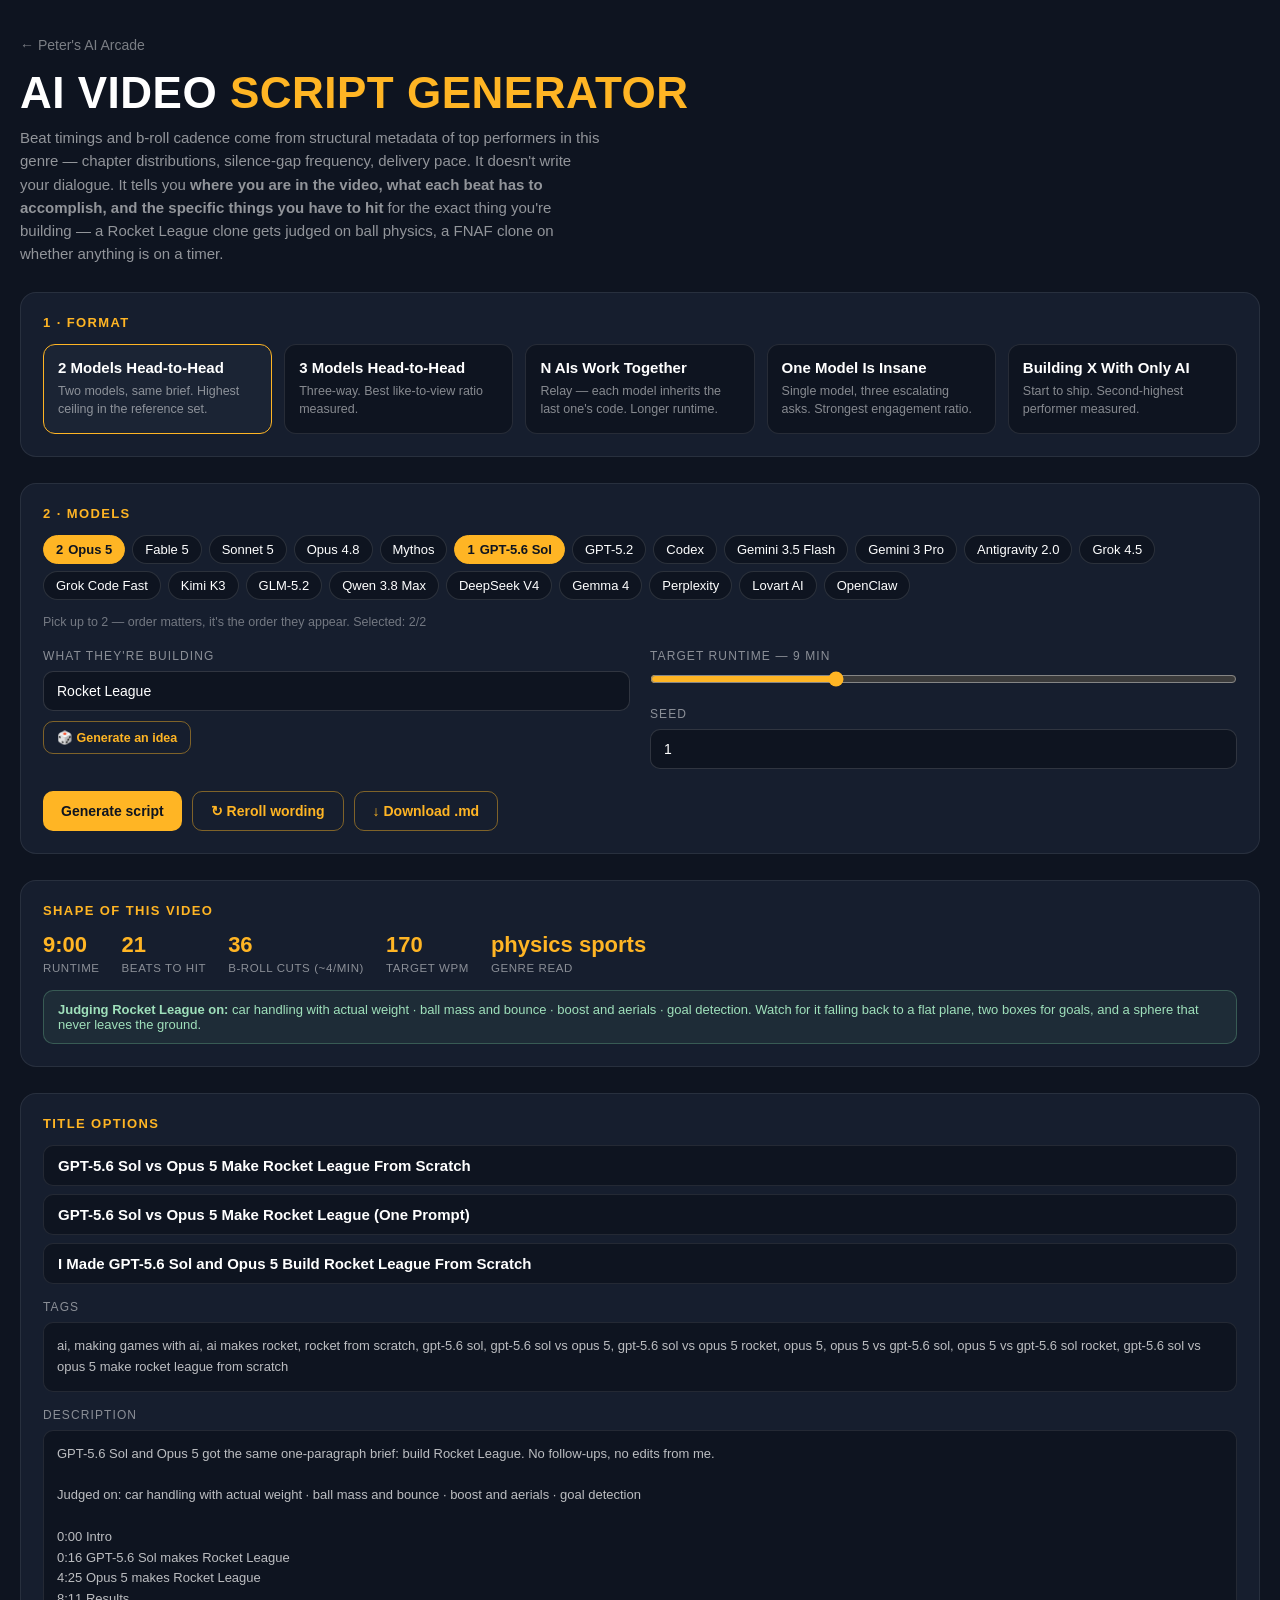
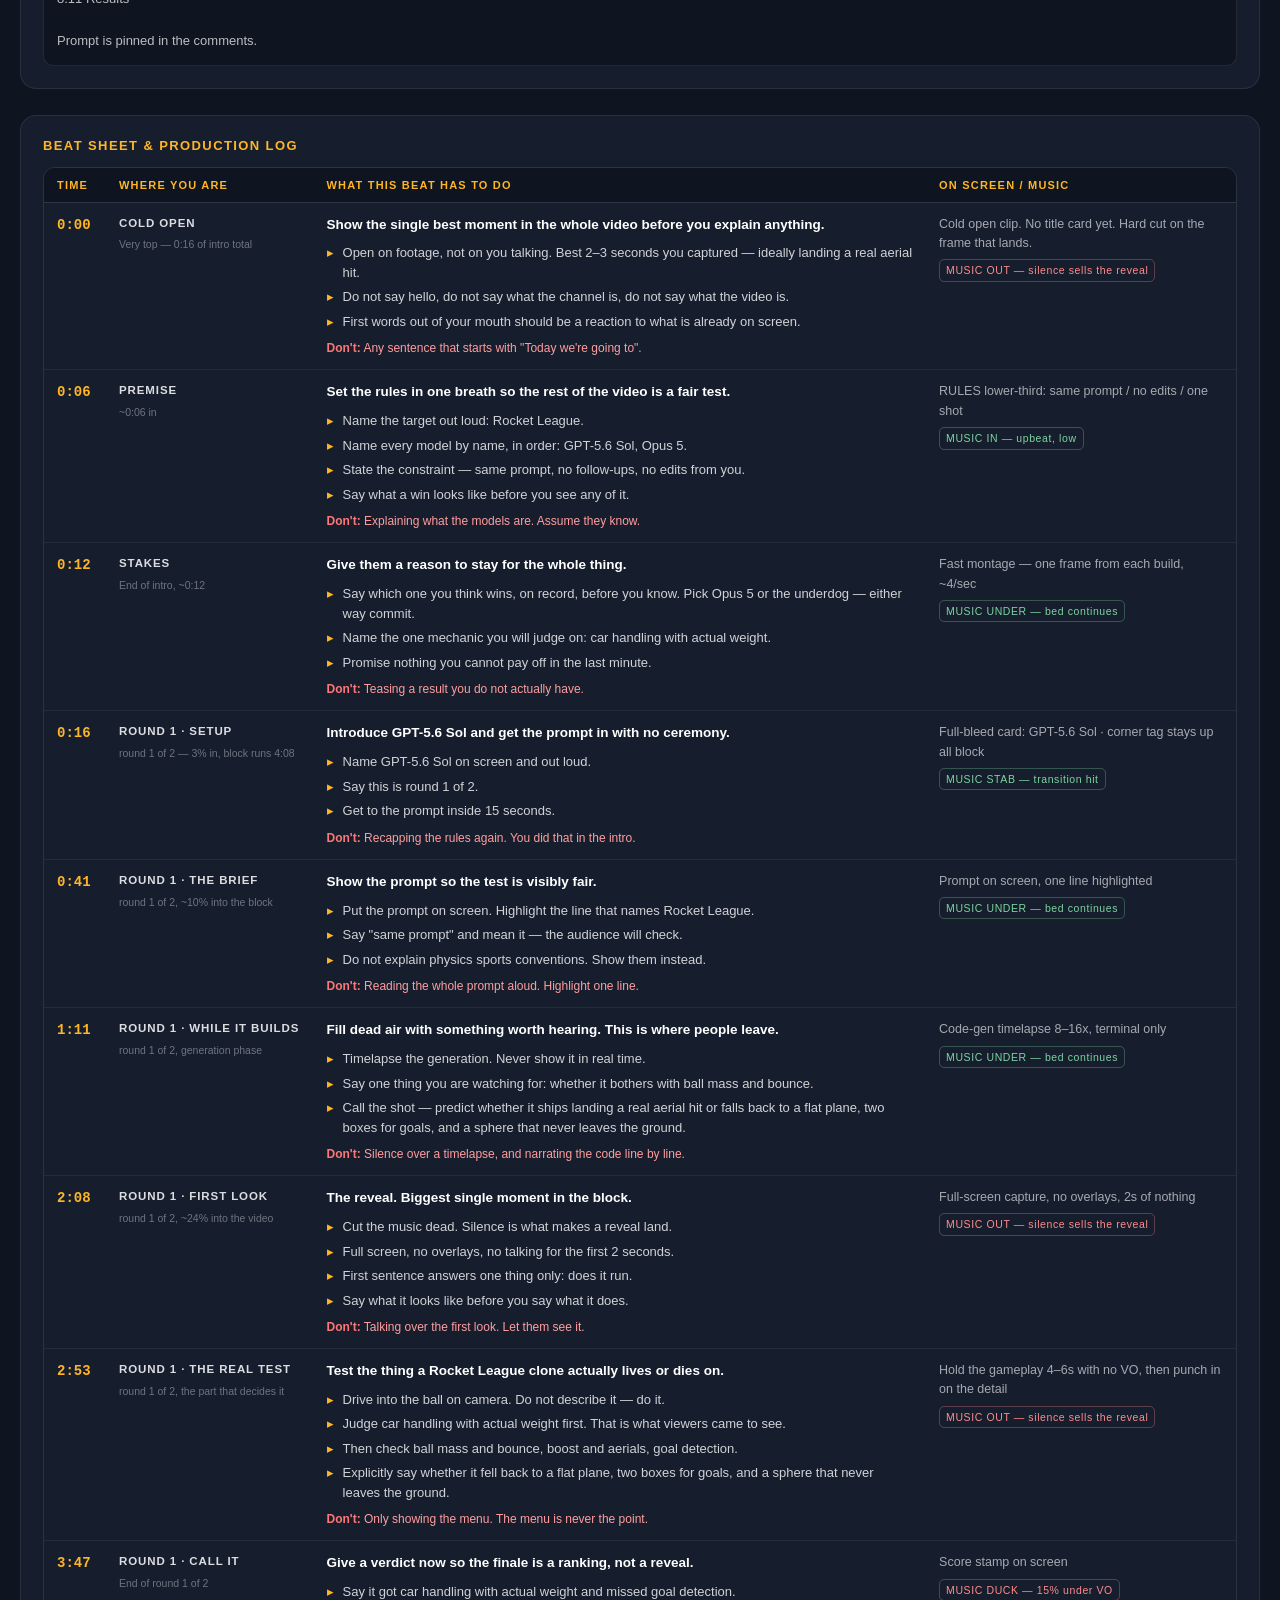
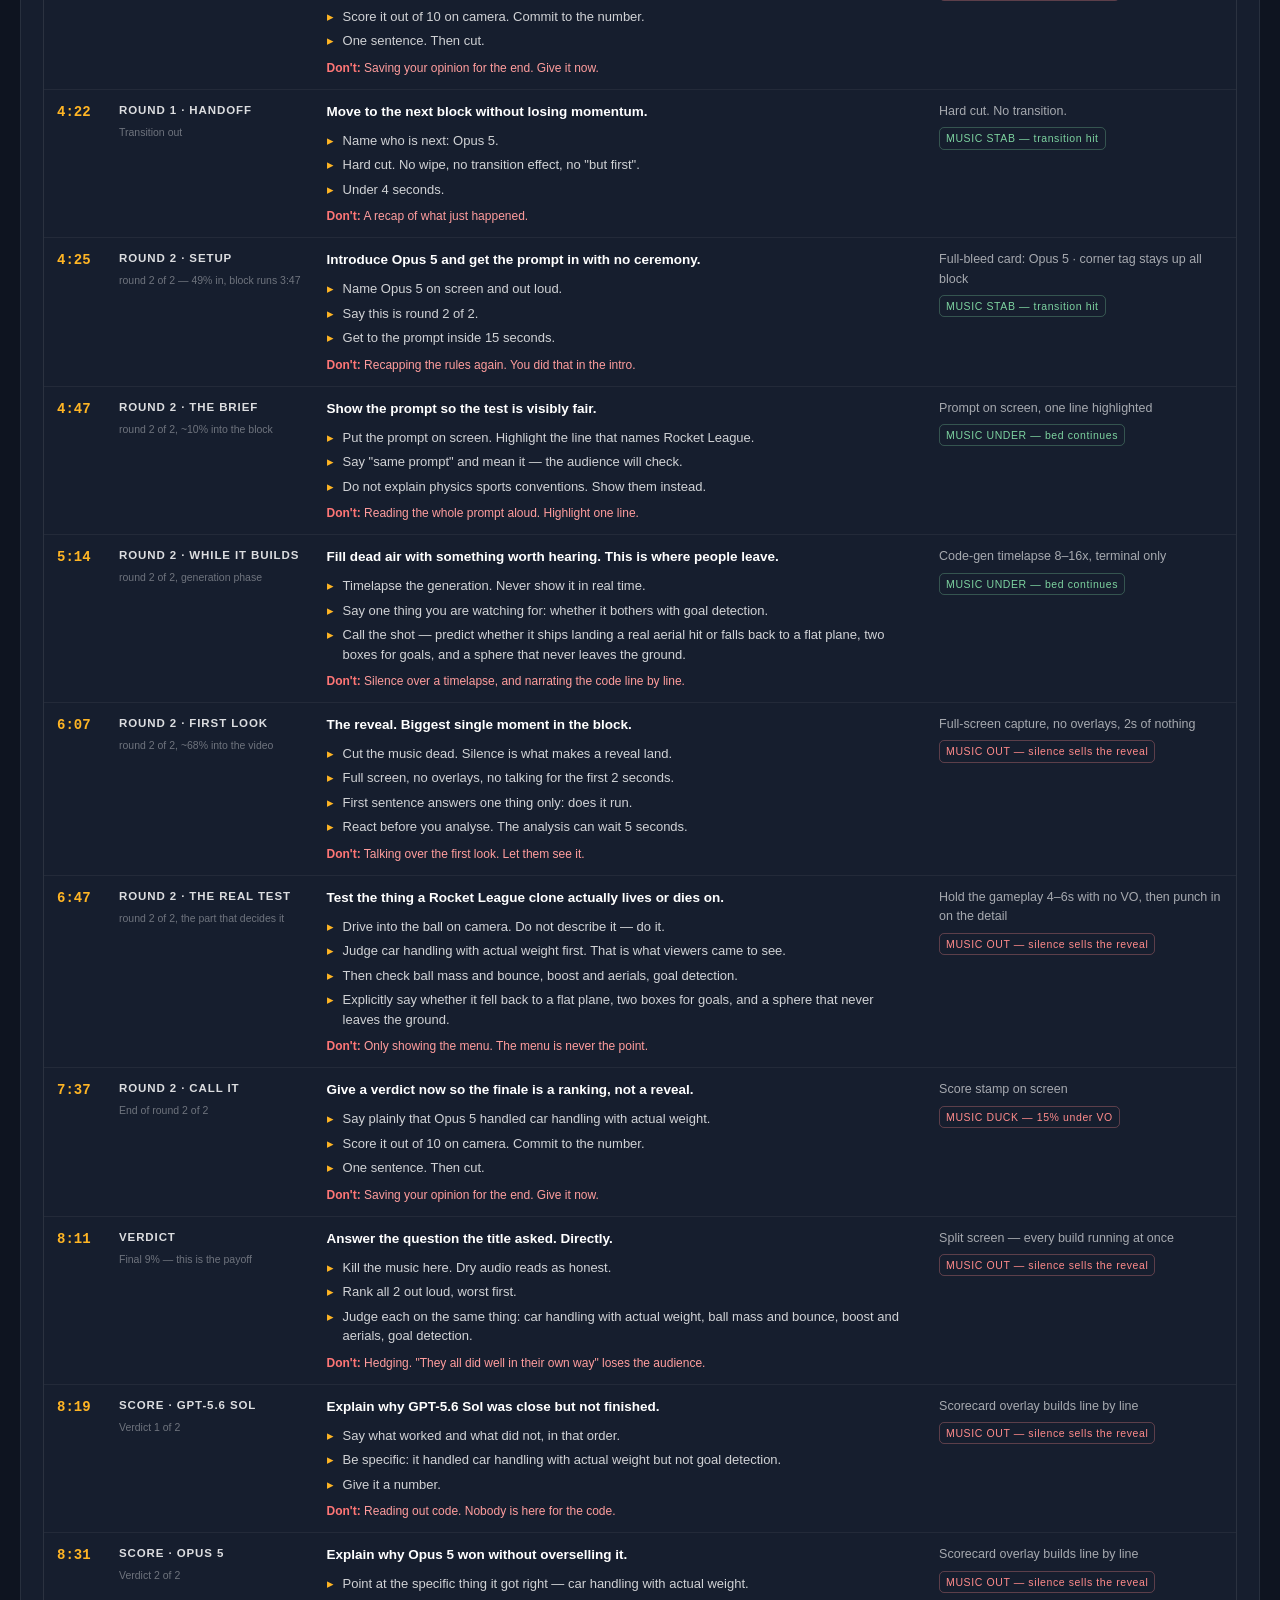
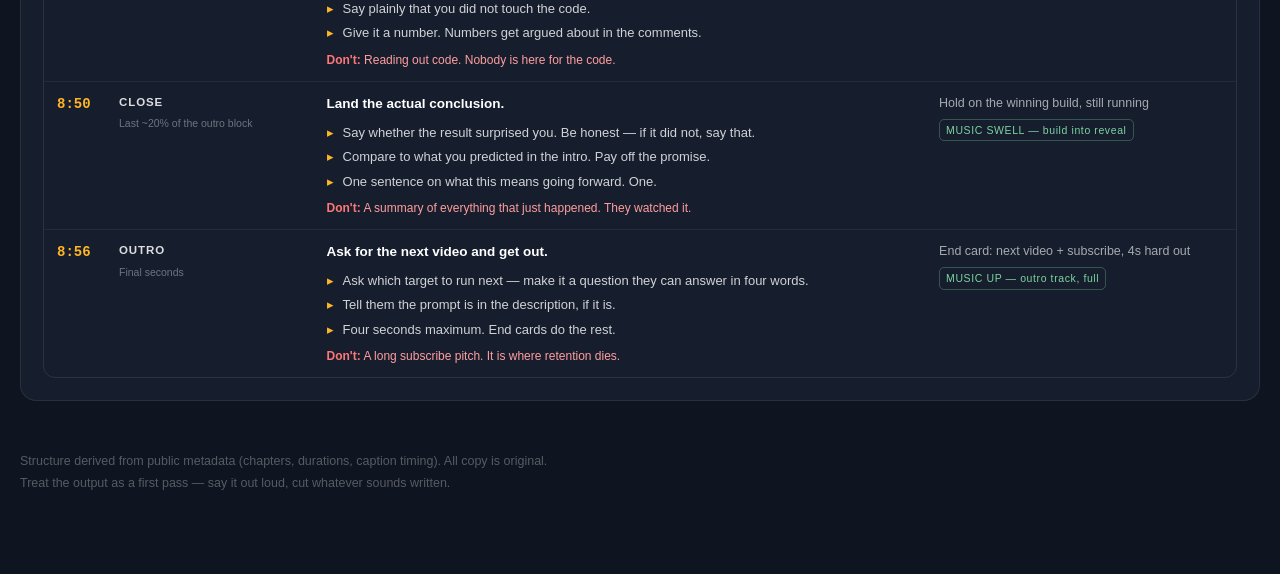
<file: script-generator/index.html>
<!DOCTYPE html>
<html lang="en">
<head>
<meta charset="utf-8">
<title>AI Video Script Generator</title>
<meta name="viewport" content="width=device-width, initial-scale=1">
<style>
  * { margin:0; padding:0; box-sizing:border-box; }
  body {
    min-height:100vh; background:#0e1420; color:#fff;
    font-family:'Segoe UI', Arial, sans-serif; padding:36px 20px 80px;
  }
  .wrap { max-width:1240px; margin:0 auto; }
  a.back { color:rgba(255,255,255,.45); text-decoration:none; font-size:14px; }
  a.back:hover { color:#ffb524; }
  h1 { font-family:'Arial Black','Segoe UI',sans-serif; font-size:clamp(28px,5vw,44px); margin-top:14px; letter-spacing:.5px; }
  h1 span { color:#ffb524; }
  .sub { color:rgba(255,255,255,.55); font-size:15px; margin-top:8px; max-width:70ch; line-height:1.55; }

  .panel { background:#161e2e; border:1px solid rgba(255,255,255,.08); border-radius:16px; padding:22px; margin-top:26px; }
  .panel h2 { font-size:13px; letter-spacing:1.4px; text-transform:uppercase; color:#ffb524; margin-bottom:14px; }

  .fmts { display:grid; gap:12px; grid-template-columns:repeat(auto-fit,minmax(200px,1fr)); }
  .fmt { background:#0e1420; border:1px solid rgba(255,255,255,.10); border-radius:12px; padding:14px; cursor:pointer; transition:.12s; }
  .fmt:hover { border-color:rgba(255,181,36,.5); }
  .fmt.on { border-color:#ffb524; background:#1b2434; }
  .fmt b { display:block; font-size:15px; margin-bottom:6px; }
  .fmt small { color:rgba(255,255,255,.5); font-size:12.5px; line-height:1.5; display:block; }

  .row { display:flex; flex-wrap:wrap; gap:20px; margin-top:20px; }
  .col { flex:1 1 300px; min-width:0; }
  label.lbl { display:block; font-size:12px; letter-spacing:1.1px; text-transform:uppercase; color:rgba(255,255,255,.5); margin-bottom:8px; }

  .chips { display:flex; flex-wrap:wrap; gap:7px; }
  .chip { background:#0e1420; border:1px solid rgba(255,255,255,.12); border-radius:20px; padding:6px 12px; font-size:13px; cursor:pointer; transition:.1s; user-select:none; }
  .chip:hover { border-color:rgba(255,181,36,.6); }
  .chip.on { background:#ffb524; color:#0e1420; border-color:#ffb524; font-weight:700; }
  .chip .n { font-weight:800; margin-right:5px; }

  input[type=text], select { width:100%; background:#0e1420; border:1px solid rgba(255,255,255,.14); color:#fff;
    border-radius:10px; padding:11px 13px; font-size:14px; font-family:inherit; }
  input[type=text]:focus, select:focus { outline:none; border-color:#ffb524; }
  input[type=range] { width:100%; accent-color:#ffb524; }

  button { background:#ffb524; color:#0e1420; border:0; border-radius:10px; padding:11px 18px;
    font-size:14px; font-weight:800; cursor:pointer; font-family:inherit; }
  button:hover { filter:brightness(1.08); }
  button.ghost { background:transparent; color:#ffb524; border:1px solid rgba(255,181,36,.45); }
  button.sm { padding:8px 13px; font-size:12.5px; }
  .btns { display:flex; flex-wrap:wrap; gap:10px; margin-top:22px; }

  .stats { display:flex; flex-wrap:wrap; gap:22px; margin-top:6px; }
  .stat b { display:block; font-size:22px; color:#ffb524; font-family:'Arial Black',sans-serif; }
  .stat small { color:rgba(255,255,255,.5); font-size:11.5px; letter-spacing:.6px; text-transform:uppercase; }

  .titles div { background:#0e1420; border:1px solid rgba(255,255,255,.09); border-radius:10px;
    padding:11px 14px; margin-bottom:8px; font-size:15px; font-weight:600; }
  .meta { background:#0e1420; border:1px solid rgba(255,255,255,.09); border-radius:10px;
    padding:13px; font-size:13px; color:rgba(255,255,255,.72); white-space:pre-wrap; line-height:1.6; word-break:break-word; }

  .tblwrap { overflow-x:auto; border-radius:12px; border:1px solid rgba(255,255,255,.09); }
  table { width:100%; border-collapse:collapse; min-width:760px; }
  th { background:#0e1420; text-align:left; padding:11px 13px; font-size:11px; letter-spacing:1.2px;
    text-transform:uppercase; color:#ffb524; border-bottom:1px solid rgba(255,255,255,.10); }
  td { padding:12px 13px; border-bottom:1px solid rgba(255,255,255,.055); font-size:14px; vertical-align:top; line-height:1.55; }
  tr:last-child td { border-bottom:0; }
  td.t { font-family:'Consolas',monospace; color:#ffb524; font-weight:700; white-space:nowrap; width:62px; }
  td.sec { font-size:10.5px; letter-spacing:.8px; color:rgba(255,255,255,.42); text-transform:uppercase; white-space:nowrap; width:96px; }
  td.prod { color:rgba(255,255,255,.62); font-size:12.5px; width:26%; }
  td.sec b { color:rgba(255,255,255,.85); font-size:11.5px; letter-spacing:.9px; }
  .where { display:block; margin-top:5px; font-size:10.5px; letter-spacing:0; text-transform:none; color:rgba(255,255,255,.38); line-height:1.45; }
  .job { color:#fff; font-weight:600; font-size:13.5px; margin-bottom:8px; }
  ul.must { list-style:none; margin:0 0 8px; }
  ul.must li { position:relative; padding-left:16px; margin-bottom:5px; font-size:13px; color:rgba(255,255,255,.8); line-height:1.5; }
  ul.must li:before { content:"▸"; position:absolute; left:0; color:#ffb524; }
  .avoid { font-size:12px; color:#ff9d9d; line-height:1.5; }
  .avoid b { color:#ff7676; }
  .mus { display:inline-block; margin-top:6px; font-size:10.5px; letter-spacing:.6px; color:#7dd3a0;
    border:1px solid rgba(125,211,160,.3); border-radius:5px; padding:2px 6px; }
  .mus.out { color:#ff8b8b; border-color:rgba(255,139,139,.3); }

  .warn { margin-top:14px; padding:11px 14px; border-radius:10px; font-size:13px;
    background:rgba(255,139,139,.09); border:1px solid rgba(255,139,139,.3); color:#ffb3b3; }
  .ok { background:rgba(125,211,160,.08); border-color:rgba(125,211,160,.28); color:#9fe0bb; }
  #out { display:none; }
  footer { margin-top:50px; color:rgba(255,255,255,.3); font-size:12.5px; line-height:1.7; }
</style>
</head>
<body>
<div class="wrap">
  <a class="back" href="../">&#8592; Peter's AI Arcade</a>
  <h1>AI VIDEO <span>SCRIPT GENERATOR</span></h1>
  <p class="sub">Beat timings and b-roll cadence come from structural metadata of top performers in this genre &mdash;
  chapter distributions, silence-gap frequency, delivery pace. It doesn't write your dialogue. It tells you
  <b>where you are in the video, what each beat has to accomplish, and the specific things you have to hit</b>
  for the exact thing you're building &mdash; a Rocket League clone gets judged on ball physics, a FNAF clone on
  whether anything is on a timer.</p>

  <div class="panel">
    <h2>1 &middot; Format</h2>
    <div class="fmts" id="fmts"></div>
  </div>

  <div class="panel">
    <h2>2 &middot; Models</h2>
    <div class="chips" id="models"></div>
    <div class="row">
      <div class="col">
        <label class="lbl" for="target">What they're building</label>
        <input type="text" id="target" placeholder="Rocket League" value="Rocket League">
        <div class="btns" style="margin-top:10px">
          <button class="ghost sm" id="dice">&#127922; Generate an idea</button>
        </div>
      </div>
      <div class="col">
        <label class="lbl" for="mins">Target runtime &mdash; <span id="minsv">9</span> min</label>
        <input type="range" id="mins" min="4" max="20" value="9">
        <label class="lbl" style="margin-top:16px" for="seed">Seed</label>
        <input type="text" id="seed" value="1">
      </div>
    </div>
    <div class="btns">
      <button id="go">Generate script</button>
      <button class="ghost" id="reroll">&#8635; Reroll wording</button>
      <button class="ghost" id="dl">&#8595; Download .md</button>
    </div>
  </div>

  <div id="out">
    <div class="panel">
      <h2>Shape of this video</h2>
      <div class="stats" id="stats"></div>
      <div id="lint"></div>
    </div>

    <div class="panel">
      <h2>Title options</h2>
      <div class="titles" id="titles"></div>
      <label class="lbl" style="margin-top:16px">Tags</label>
      <div class="meta" id="tags"></div>
      <label class="lbl" style="margin-top:16px">Description</label>
      <div class="meta" id="desc"></div>
    </div>

    <div class="panel">
      <h2>Beat sheet &amp; production log</h2>
      <div class="tblwrap">
        <table>
          <thead><tr><th>Time</th><th>Where you are</th><th>What this beat has to do</th><th>On screen / music</th></tr></thead>
          <tbody id="rows"></tbody>
        </table>
      </div>
    </div>
  </div>

  <footer>
    Structure derived from public metadata (chapters, durations, caption timing). All copy is original.<br>
    Treat the output as a first pass &mdash; say it out loud, cut whatever sounds written.
  </footer>
</div>

<script src="data.js"></script>
<script src="app.js"></script>
<script>
  let fmtKey = 'versus2';
  let chosen = ['GPT-5.6 Sol', 'Opus 5'];
  let last = null;

  const $ = id => document.getElementById(id);

  function drawFormats() {
    $('fmts').innerHTML = Object.entries(FORMATS).map(([k, f]) =>
      `<div class="fmt ${k === fmtKey ? 'on' : ''}" data-k="${k}">
         <b>${f.label}</b><small>${f.blurb}</small></div>`).join('');
    document.querySelectorAll('.fmt').forEach(el => el.onclick = () => {
      fmtKey = el.dataset.k;
      const f = FORMATS[fmtKey];
      $('mins').value = f.defaultMin; $('minsv').textContent = f.defaultMin;
      if (chosen.length > f.slots) chosen = chosen.slice(0, f.slots);
      drawFormats(); drawModels();
    });
  }

  function drawModels() {
    const max = FORMATS[fmtKey].slots;
    $('models').innerHTML = MODELS.map(m => {
      const i = chosen.indexOf(m);
      return `<div class="chip ${i > -1 ? 'on' : ''}" data-m="${m}">${i > -1 ? `<span class="n">${i + 1}</span>` : ''}${m}</div>`;
    }).join('') + `<div style="width:100%;color:rgba(255,255,255,.4);font-size:12.5px;margin-top:8px">
      Pick up to ${max} &mdash; order matters, it's the order they appear. Selected: ${chosen.length}/${max}</div>`;
    document.querySelectorAll('.chip').forEach(el => el.onclick = () => {
      const m = el.dataset.m, i = chosen.indexOf(m);
      if (i > -1) chosen.splice(i, 1);
      else if (chosen.length < max) chosen.push(m);
      drawModels();
    });
  }

  function run() {
    if (!chosen.length) { alert('Pick at least one model.'); return; }
    const cfg = {
      format: fmtKey, models: chosen.slice(),
      target: $('target').value.trim() || 'Rocket League',
      minutes: +$('mins').value,
      seed: (parseInt($('seed').value, 10) || 1)
    };
    const r = generate(cfg);
    last = { r, cfg };

    $('stats').innerHTML = `
      <div class="stat"><b>${mmss(r.total)}</b><small>runtime</small></div>
      <div class="stat"><b>${r.beats}</b><small>beats to hit</small></div>
      <div class="stat"><b>${r.targetGaps}</b><small>b-roll cuts (~${GAP_PER_MIN}/min)</small></div>
      <div class="stat"><b>${PACE_WPM}</b><small>target wpm</small></div>
      <div class="stat"><b>${r.spec.genre}</b><small>genre read</small></div>`;

    $('lint').innerHTML =
      `<div class="warn ok"><b>Judging ${$('target').value.trim() || 'this build'} on:</b> ${r.spec.crux.join(' &middot; ')}.
       Watch for it falling back to ${r.spec.cheap}.</div>`;

    $('titles').innerHTML = r.titles.map(t => `<div>${t}</div>`).join('');
    $('tags').textContent = r.tags.join(', ');
    $('desc').textContent = r.desc;

    $('rows').innerHTML = r.rows.map(x => {
      const outCue = /OUT|DUCK/.test(x.music);
      return `<tr>
        <td class="t">${mmss(x.t)}</td>
        <td class="sec"><b>${x.section}</b><br><span class="where">${x.where}</span></td>
        <td>
          <div class="job">${x.job}</div>
          <ul class="must">${x.must.map(m => `<li>${m}</li>`).join('')}</ul>
          <div class="avoid"><b>Don't:</b> ${x.avoid}</div>
        </td>
        <td class="prod">${x.prod}<br><span class="mus ${outCue ? 'out' : ''}">${x.music}</span></td>
      </tr>`;
    }).join('');

    $('out').style.display = 'block';
  }

  $('go').onclick = run;
  $('reroll').onclick = () => { $('seed').value = Math.floor(Math.random() * 99999) + 1; run(); };
  $('dice').onclick = () => { srand(Math.floor(Math.random() * 99999) + 1); $('target').value = generateTarget(); };
  $('mins').oninput = e => $('minsv').textContent = e.target.value;

  $('dl').onclick = () => {
    if (!last) { alert('Generate a script first.'); return; }
    const { r, cfg } = last;
    const md = `# ${r.titles[0]}\n\n**Format:** ${FORMATS[cfg.format].label} · **Runtime:** ${mmss(r.total)} · **Seed:** ${cfg.seed}\n\n`
      + `## Titles\n${r.titles.map(t => `- ${t}`).join('\n')}\n\n`
      + `## Tags\n${r.tags.join(', ')}\n\n## Description\n${r.desc}\n\n`
      + `## Judged on\n${r.spec.crux.map(c => `- ${c}`).join('\n')}\n\n## Beat sheet\n\n`
      + r.rows.map(x =>
          `### ${mmss(x.t)} — ${x.section}\n_${x.where}_\n\n**${x.job}**\n\n`
          + x.must.map(m => `- ${m}`).join('\n')
          + `\n\n> Don't: ${x.avoid}\n\n\`${x.prod} · ${x.music}\`\n`
        ).join('\n');
    const b = new Blob([md], { type: 'text/markdown' });
    const a = document.createElement('a');
    a.href = URL.createObjectURL(b);
    a.download = r.titles[0].replace(/[^\w\s-]/g, '').replace(/\s+/g, '-').toLowerCase() + '.md';
    a.click();
  };

  drawFormats(); drawModels(); run();
</script>
</body>
</html>
</file>
<file: bait/style.css>
/* BAIT — stylesheet.
 *
 * OWNER: Ink (Art).
 *
 * There is not a single colour literal in this file. Every value comes from
 * a custom property published by src/render/theme.js at load, because SPEC §3
 * says the palette lives in exactly one place. If you need a new colour, ask
 * Ink to add it to the plate — do not write a hex here.
 *
 * This file also defines the shared component vocabulary that Frame (screens,
 * HUD) and Chisel (editor, workshop) build their DOM out of. Use these
 * classes rather than inventing parallel ones, and the whole game stays one
 * designed object instead of four.
 *
 *   layout      .stack .row .spread .gap-s .gap-m .gap-l .center
 *   surface     .panel .panel--wide .rail .divider .plate-edge
 *   type        .wordmark .h1 .h2 .h3 .body .small .label .mono .dim .faint
 *   control     .btn .btn--primary .btn--danger .btn--ghost .btn--icon
 *               .field .field__input .select .check .slider
 *   bits        .pips .pip .pip--on .code .kbd .tag .tag--danger .note
 *   state       [hidden] .is-disabled .is-active
 *
 * MOTION: there are no transitions and no animations in this file, and that
 * is deliberate, not unfinished. SPEC §3: everything is either perfectly
 * still or instantaneous. A menu that eases in is a menu that lags.
 */

/* ------------------------------------------------------------------ reset */

*, *::before, *::after { box-sizing: border-box; }

html, body {
  margin: 0;
  padding: 0;
  height: 100%;
  overflow: hidden;
  background: var(--c-void);
  color: var(--c-chalk);
  font-family: var(--font-sans);
  font-size: var(--t-body);
  line-height: 1.5;
  letter-spacing: 0.01em;
  -webkit-font-smoothing: antialiased;
  -webkit-tap-highlight-color: transparent;
  overscroll-behavior: none;
}

/* The game is a fixed-camera single screen. Nothing in it should ever be
 * text-selected by a stray drag, least of all mid-run. */
body {
  user-select: none;
  -webkit-user-select: none;
  touch-action: none;
}

button, input, select, textarea { font: inherit; color: inherit; }

/* ------------------------------------------------------------------ stage */

#stagewrap {
  position: fixed;
  inset: 0;
  display: flex;
  align-items: center;
  justify-content: center;
  background: var(--c-void);
}

/* The board keeps its 1000x700 proportion at every window size and is never
 * cropped. draw.js owns the backing-store resolution (devicePixelRatio);
 * this only decides how large the board is presented. */
#stage {
  display: block;
  width: min(100vw, calc(100vh * (1000 / 700)));
  height: min(100vh, calc(100vw * (700 / 1000)));
  background: var(--c-plate);
}

/* --------------------------------------------------------------- ui layer */

/* index.html puts #ui after #stagewrap as a sibling, so it is positioned
 * over the viewport rather than nested in the stage. It ignores the pointer
 * by default; only real surfaces take clicks, so an open HUD never eats an
 * input that was meant for the game. */
#ui {
  position: fixed;
  inset: 0;
  display: flex;
  align-items: center;
  justify-content: center;
  pointer-events: none;
  padding: 24px;
}

#ui > * { pointer-events: auto; }
#ui .passthrough, #ui .passthrough * { pointer-events: none; }

[hidden] { display: none !important; }

/* ---------------------------------------------------------- board anchors */

/* Chrome that must sit ON the drawn board rather than on the viewport.
 *
 * The board is letterboxed: it keeps 1000x700 at every window size, so its
 * top-left is not the viewport's top-left and its scale is almost never 1.
 * Anything positioned in raw viewport pixels lines up with the plate at
 * exactly one window size. Below 1:1 the room's 70px top margin shrinks while
 * fixed-size chrome does not, and the chrome overruns into the room; on a tall
 * window the board is pushed down and the chrome floats on the void above it.
 *
 * theme.js publishes the live rect on every resize, so this is pure CSS.
 * Add the class and delete your own positioning.
 *
 *   .on-stage     exactly the board rectangle
 *   .plate-band   the room's top margin, full board width. FRAME: this is the
 *                 HUD's home. The whole band is yours, my title block is in
 *                 the BOTTOM margin, so nothing of mine is under you.
 *
 * Both are pointer-transparent: chrome laid over the board must never eat an
 * input meant for the game. Put pointer-events back on the specific control
 * that needs it, not on the band.
 *
 * Do NOT scale type by --stage-scale. Chrome anchors to the board, labels stay
 * at screen size — the same rule the death callout follows.
 */
.on-stage, .plate-band {
  position: fixed;
  left: var(--stage-x, 0px);
  top: var(--stage-y, 0px);
  width: var(--stage-w, 100vw);
  box-sizing: border-box;
  pointer-events: none;
}

.on-stage { height: var(--stage-h, 100vh); }

/* Height is the scaled margin, so the band cannot grow into the room. Content
 * that would not fit is clipped deliberately: silently overlapping the play
 * area is the worse failure. */
.plate-band {
  height: var(--plate-top, 70px);
  display: flex;
  align-items: center;
  justify-content: space-between;
  padding: 0 var(--plate-side, 100px);
  overflow: hidden;
  container-type: inline-size;
}

/* Type stays at screen size while the board shrinks, so on a small board the
 * band runs out of room. Left alone the content wraps to a second line and
 * gets sliced by the overflow, which is how a HUD ends up unreadable.
 *
 * So: nothing wraps, and there is a declared order of loss. Mark whatever may
 * be dropped first with .band-optional. FRAME: that is the room title. The
 * numbers are load-bearing during a run and the title is not, and the title
 * is also stencilled onto the plate itself, so losing it costs nothing.
 *
 * This measures the BOARD, not the window. A wide window can still present a
 * small board, which is exactly the case a viewport media query misses. */
.plate-band > * { white-space: nowrap; flex: 0 0 auto; }

@container (max-width: 720px) {
  .plate-band .band-optional { display: none; }
}

/* ------------------------------------------------------------------ layout */

.stack { display: flex; flex-direction: column; }
.row { display: flex; flex-direction: row; align-items: center; }
.spread { justify-content: space-between; }
.center { align-items: center; justify-content: center; text-align: center; }
.gap-s { gap: 8px; }
.gap-m { gap: 16px; }
.gap-l { gap: 28px; }
.grow { flex: 1 1 auto; }
.wrap { flex-wrap: wrap; }

/* ----------------------------------------------------------------- surface */

/* A panel is a drafting plate: flat slate, a chalk rule around it, and a
 * registration tick in each corner drawn with a repeating gradient so we
 * ship no images. Square corners, always. */
.panel {
  position: relative;
  background: var(--c-plate);
  border: var(--rule-w, 2px) solid var(--c-chalk-faint);
  padding: 28px 32px;
  min-width: 320px;
  max-width: 560px;
  max-height: calc(100vh - 48px);
  overflow-y: auto;
  overscroll-behavior: contain;
}

.panel--wide { max-width: 860px; }
.panel--flush { padding: 0; }

.panel::before,
.panel::after {
  content: "";
  position: absolute;
  width: 9px;
  height: 9px;
  border: 1px solid var(--c-registration);
  pointer-events: none;
}
.panel::before { top: 6px; left: 6px; border-right: 0; border-bottom: 0; }
.panel::after { bottom: 6px; right: 6px; border-left: 0; border-top: 0; }

.rail {
  background: var(--c-plate);
  border: 2px solid var(--c-chalk-faint);
  padding: 14px;
}

.divider {
  height: 1px;
  background: var(--c-rule-strong);
  border: 0;
  margin: 18px 0;
}

/* ------------------------------------------------------------------- type */

.wordmark {
  font-size: var(--t-wordmark);
  font-weight: 700;
  letter-spacing: var(--track-wordmark);
  text-transform: uppercase;
  line-height: 1.05;
  margin: 0;
}

.h1 { font-size: var(--t-h1); font-weight: 600; letter-spacing: 0.04em; margin: 0; }
.h2 { font-size: var(--t-h2); font-weight: 600; letter-spacing: 0.03em; margin: 0; }
.h3 { font-size: var(--t-h3); font-weight: 600; letter-spacing: 0.02em; margin: 0; }
.body { font-size: var(--t-body); margin: 0; }
.small { font-size: var(--t-small); }

/* The stencil label. This is the game's signature piece of typography and it
 * appears on pieces, plate furniture, buttons and section headers. */
.label {
  font-size: var(--t-label);
  font-weight: 600;
  letter-spacing: var(--track-label);
  text-transform: uppercase;
  color: var(--c-chalk-dim);
}

.mono { font-family: var(--font-mono); font-variant-numeric: tabular-nums; }
.dim { color: var(--c-chalk-dim); }
.faint { color: var(--c-chalk-faint); }
.danger { color: var(--c-danger); }
.brass { color: var(--c-brass); }
.verify { color: var(--c-verify); }
.measure { max-width: 54ch; }

/* ---------------------------------------------------------------- controls */

.btn {
  display: inline-flex;
  align-items: center;
  justify-content: center;
  gap: 8px;
  min-height: 40px;
  padding: 0 18px;
  background: transparent;
  color: var(--c-chalk);
  border: 2px solid var(--c-chalk-faint);
  border-radius: 0;
  font-size: var(--t-label);
  font-weight: 600;
  letter-spacing: var(--track-label);
  text-transform: uppercase;
  cursor: pointer;
}

.btn:hover { border-color: var(--c-chalk); }
.btn:active { background: var(--c-floor); }

.btn--primary { border-color: var(--c-chalk); background: var(--c-floor); }
.btn--primary:hover { background: var(--c-rule-strong); }
.btn--danger { border-color: var(--c-danger-dim); color: var(--c-danger); }
.btn--danger:hover { border-color: var(--c-danger); }
.btn--ghost { border-color: transparent; color: var(--c-chalk-dim); }
.btn--ghost:hover { border-color: var(--c-chalk-faint); color: var(--c-chalk); }
.btn--icon { min-width: 40px; padding: 0; }
.btn--wide { width: 100%; }

.btn:disabled, .is-disabled {
  opacity: 0.4;
  cursor: not-allowed;
  pointer-events: none;
}

.is-active { border-color: var(--c-chalk); color: var(--c-chalk); }

/* Focus is never removed, only restyled. SPEC §8 requires a visible ring on
 * every menu, and this game is played on a keyboard. */
:focus { outline: none; }
:focus-visible {
  outline: 2px solid var(--c-brass);
  outline-offset: 2px;
}

.field { display: flex; flex-direction: column; gap: 6px; }

.field__input, .select {
  background: var(--c-floor);
  border: 2px solid var(--c-chalk-faint);
  border-radius: 0;
  padding: 9px 12px;
  color: var(--c-chalk);
  font-family: var(--font-mono);
  width: 100%;
  user-select: text;
}

.field__input:focus-visible, .select:focus-visible { border-color: var(--c-chalk); }
.field__input::placeholder { color: var(--c-chalk-faint); }
.field__input.is-invalid { border-color: var(--c-danger); }

.check { display: flex; align-items: center; gap: 10px; cursor: pointer; }
.check input { accent-color: var(--c-brass); width: 16px; height: 16px; }

.slider { width: 160px; accent-color: var(--c-brass); }

/* -------------------------------------------------------------------- bits */

/* Four medals per room, shown as four square pips. Square, because nothing
 * in this drawing is round unless it is the dot. */
.pips { display: inline-flex; gap: 4px; }
.pip {
  width: 9px;
  height: 9px;
  border: 1px solid var(--c-chalk-faint);
}
.pip--on { background: var(--c-chalk); border-color: var(--c-chalk); }
.pip--token { border-color: var(--c-brass-dim); }
.pip--token.pip--on { background: var(--c-brass); border-color: var(--c-brass); }

/* A room code is the room. It is meant to be read aloud and retyped, so it
 * gets real monospace and real tracking. */
.code {
  font-family: var(--font-mono);
  font-size: var(--t-small);
  letter-spacing: 0.12em;
  background: var(--c-floor);
  border: 1px solid var(--c-chalk-faint);
  padding: 8px 12px;
  word-break: break-all;
  user-select: all;
}

.kbd {
  display: inline-block;
  min-width: 22px;
  padding: 1px 6px;
  font-family: var(--font-mono);
  font-size: var(--t-micro);
  text-align: center;
  border: 1px solid var(--c-chalk-faint);
  color: var(--c-chalk-dim);
}

.tag {
  font-size: var(--t-micro);
  font-weight: 600;
  letter-spacing: var(--track-label);
  text-transform: uppercase;
  border: 1px solid var(--c-chalk-faint);
  color: var(--c-chalk-dim);
  padding: 2px 7px;
}
.tag--danger { border-color: var(--c-danger-dim); color: var(--c-danger); }
.tag--brass { border-color: var(--c-brass-dim); color: var(--c-brass); }

.note {
  font-size: var(--t-small);
  color: var(--c-chalk-dim);
  border-left: 2px solid var(--c-rule-strong);
  padding-left: 12px;
}

/* A scrollable list of rooms, chapters or library entries. */
.list { display: flex; flex-direction: column; }
.list__item {
  display: flex;
  align-items: center;
  gap: 12px;
  padding: 10px 12px;
  border-bottom: 1px solid var(--c-rule);
  cursor: pointer;
  background: transparent;
  border-left: 0; border-right: 0; border-top: 0;
  text-align: left;
  width: 100%;
}
.list__item:hover { background: var(--c-floor); }
.list__item[aria-selected="true"] { background: var(--c-floor); box-shadow: inset 2px 0 0 var(--c-brass); }

/* ------------------------------------------------------------- editor (ed-) */

/* Chisel's namespace. The rail is chrome, so it is quieter than the drawing:
 * the room is the thing being designed and the tools must not compete with
 * it. Anything lethal in the palette still hatches, same as in play. */

/* LAYOUT IS MINE, NOT CHISEL'S. #ui centres its children, which is right for
 * a menu panel and wrong for editor chrome, so these two take themselves out
 * of that flow entirely. They are direct children of #ui so they keep their
 * pointer events, and the bare gap between them is what lets a click reach
 * the canvas underneath. Chisel: delete your inline positioning, this owns it.
 */
:root { --ed-bar-h: 52px; --ed-rail-w: 216px; }

.ed-bar {
  position: fixed;
  top: 0;
  left: 0;
  right: 0;
  height: var(--ed-bar-h);
  background: var(--c-plate);
  border-bottom: 2px solid var(--c-chalk-faint);
  padding: 0 16px;
  display: flex;
  align-items: center;
  gap: 12px;
  z-index: 2;
}

.ed-bar__title {
  font-size: var(--t-label);
  font-weight: 600;
  letter-spacing: var(--track-label);
  text-transform: uppercase;
  color: var(--c-chalk);
}

.ed-bar__spacer { flex: 1 1 auto; }

.ed-rail {
  position: fixed;
  top: var(--ed-bar-h);
  left: 0;
  bottom: 0;
  width: var(--ed-rail-w);
  background: var(--c-plate);
  border-right: 2px solid var(--c-chalk-faint);
  padding: 16px 12px;
  overflow-y: auto;
  overscroll-behavior: contain;
  display: flex;
  flex-direction: column;
  gap: 10px;
  z-index: 2;
}

.ed-palette {
  display: grid;
  grid-template-columns: repeat(4, 1fr);
  gap: 6px;
}

.ed-piece {
  position: relative;
  aspect-ratio: 1;
  background: var(--c-floor);
  border: 2px solid var(--c-chalk-faint);
  color: var(--c-chalk-dim);
  display: flex;
  align-items: center;
  justify-content: center;
  font-size: var(--t-label);
  font-weight: 600;
  letter-spacing: 0;
  text-transform: uppercase;
  cursor: pointer;
  padding: 0;
}

.ed-piece:hover { border-color: var(--c-chalk-dim); color: var(--c-chalk); }
.ed-piece-on { border-color: var(--c-chalk); color: var(--c-chalk); background: var(--c-rule-strong); }

/* over budget, or otherwise unplaceable */
.ed-piece-broke { opacity: 0.35; cursor: not-allowed; }

/* The two liars, marked in the PALETTE only. The author has to know which
 * pieces lie; the player must never be told. A corner tick, not a colour
 * wash, so it survives the colourblind plate. */
.ed-piece-lies::after {
  content: "";
  position: absolute;
  top: 2px;
  right: 2px;
  width: 0;
  height: 0;
  border-top: 7px solid var(--c-brass);
  border-left: 7px solid transparent;
}

.ed-budget {
  display: flex;
  justify-content: space-between;
  align-items: baseline;
  font-family: var(--font-mono);
  font-size: var(--t-small);
  border: 1px solid var(--c-chalk-faint);
  padding: 8px 10px;
}
.ed-budget.is-full { border-color: var(--c-danger); color: var(--c-danger); }

/* The glyph inside a palette swatch. Pieces are identified by their authoring
 * character from pieces.js, set as a stencil — the same letter that appears in
 * Atlas's room grids, so the editor and the source file speak one language. */
.ed-stencil {
  font-family: var(--font-mono);
  font-size: var(--t-h3);
  font-weight: 600;
  line-height: 1;
  color: inherit;
}

.ed-inspector { border-top: 1px solid var(--c-rule-strong); padding-top: 12px; }
.ed-inspector .field { margin-bottom: 10px; }

/* One parameter row: label on the left, control on the right. */
.ed-param {
  display: flex;
  align-items: center;
  justify-content: space-between;
  gap: 10px;
  margin-bottom: 8px;
}
.ed-param > label {
  font-size: var(--t-label);
  font-weight: 600;
  letter-spacing: var(--track-label);
  text-transform: uppercase;
  color: var(--c-chalk-dim);
}
.ed-param .field__input, .ed-param .select { width: 96px; }

/* Direction picker: four cardinals in a plus, which is faster to read and to
 * hit than a dropdown, and it matches the arrows drawn on the piece. */
.ed-dir {
  display: grid;
  grid-template-columns: repeat(3, 30px);
  grid-template-rows: repeat(3, 30px);
  gap: 2px;
}
.ed-dir button {
  background: var(--c-floor);
  border: 1px solid var(--c-chalk-faint);
  color: var(--c-chalk-dim);
  cursor: pointer;
  padding: 0;
}
.ed-dir button:hover { border-color: var(--c-chalk); color: var(--c-chalk); }
.ed-dir button[aria-pressed="true"] { border-color: var(--c-chalk); color: var(--c-chalk); background: var(--c-rule-strong); }
.ed-dir .ed-dir__n { grid-area: 1 / 2; }
.ed-dir .ed-dir__w { grid-area: 2 / 1; }
.ed-dir .ed-dir__e { grid-area: 2 / 3; }
.ed-dir .ed-dir__s { grid-area: 3 / 2; }

/* Live validation. Errors point at a cell, so each row is a button that
 * focuses it. .ed-issues is Chisel's name for the list; .ed-errors is kept as
 * an alias so neither of us has to chase the other's rename. */
.ed-issues, .ed-errors { display: flex; flex-direction: column; gap: 4px; }
.ed-issue, .ed-error {
  font-size: var(--t-small);
  color: var(--c-danger);
  border-left: 2px solid var(--c-danger);
  padding: 3px 0 3px 8px;
  background: none;
  border-top: 0; border-right: 0; border-bottom: 0;
  text-align: left;
  cursor: pointer;
}
.ed-issue:hover, .ed-error:hover { background: var(--c-floor); }
.ed-ok { font-size: var(--t-small); color: var(--c-verify); }

/* The prove-gate. Publish is disabled until the author clears their own room,
 * and the disabled state has to explain itself rather than just sit dead. */
.ed-gate { border: 1px solid var(--c-chalk-faint); padding: 10px 12px; }
.ed-gate.is-proven { border-color: var(--c-verify); color: var(--c-verify); }

/* ---------------------------------------------------------- workshop (ws-) */

.ws-grid {
  display: grid;
  grid-template-columns: repeat(auto-fill, minmax(220px, 1fr));
  gap: 12px;
}

.ws-card {
  border: 2px solid var(--c-chalk-faint);
  background: var(--c-plate);
  padding: 14px;
  display: flex;
  flex-direction: column;
  gap: 8px;
  text-align: left;
  cursor: pointer;
}
.ws-card:hover { border-color: var(--c-chalk); }
.ws-card__name { font-size: var(--t-h3); font-weight: 600; }
.ws-card__meta { font-family: var(--font-mono); font-size: var(--t-micro); color: var(--c-chalk-dim); }
.ws-card__code { font-family: var(--font-mono); font-size: var(--t-micro); color: var(--c-chalk-faint); word-break: break-all; }

.ws-import { display: flex; gap: 8px; align-items: flex-end; }
.ws-import .field { flex: 1 1 auto; }

/* Copy confirmation. A copy button with no feedback is worse than no button,
 * and per the motion rule this appears instantly rather than fading in. */
.ws-copied { color: var(--c-verify); font-size: var(--t-label); letter-spacing: var(--track-label); text-transform: uppercase; }

/* Portrait phone: the rail becomes a strip along the bottom so the room keeps
 * the width it needs. Still a direct child of #ui, still leaves the middle of
 * the screen clickable. */
@media (max-width: 620px) {
  .ed-rail {
    top: auto;
    right: 0;
    bottom: 0;
    width: auto;
    max-height: 42vh;
    border-right: 0;
    border-top: 2px solid var(--c-chalk-faint);
    flex-direction: column;
  }
  .ed-palette { grid-template-columns: repeat(8, 1fr); }
  .ed-bar { padding: 0 10px; }
}

/* ------------------------------------------------------------ accessibility */

.visually-hidden {
  position: absolute;
  width: 1px; height: 1px;
  margin: -1px; padding: 0;
  overflow: hidden;
  clip: rect(0 0 0 0);
  white-space: nowrap;
  border: 0;
}

/* Reduced motion is a theme.js setting, mirrored onto <html>. The canvas
 * reads it directly; this covers the DOM side. We have no transitions to
 * disable, so this exists to stop anyone adding one later without noticing. */
:root[data-reduced-motion="1"] * {
  animation-duration: 0.001ms !important;
  transition-duration: 0.001ms !important;
}

@media (prefers-reduced-motion: reduce) {
  * {
    animation-duration: 0.001ms !important;
    transition-duration: 0.001ms !important;
  }
}

/* ------------------------------------------------------------------ mobile */

/* Portrait phone. The board is small at this size, so the chrome gets out of
 * its way: panels go full-bleed and touch targets grow to 44px. */
@media (max-width: 620px) {
  #ui { padding: 12px; align-items: flex-end; }
  .panel {
    min-width: 0;
    width: 100%;
    max-width: none;
    padding: 20px 18px;
  }
  .btn { min-height: 44px; }
  .wordmark { font-size: calc(var(--t-wordmark) * 0.6); }
  .h1 { font-size: calc(var(--t-h1) * 0.78); }
}

@media (max-height: 460px) {
  .panel { padding: 16px 20px; }
  .divider { margin: 10px 0; }
}
</file>
<file: feather-dash/style.css>
* { margin: 0; padding: 0; box-sizing: border-box; }

html, body {
  width: 100%; height: 100%;
  overflow: hidden;
  background: #0e1420;
  font-family: 'Arial Black', 'Segoe UI', Arial, sans-serif;
  -webkit-user-select: none; user-select: none;
  touch-action: none;
}

#game { position: fixed; inset: 0; display: block; }

/* ---------- HUD ---------- */
#hud { position: fixed; inset: 0; pointer-events: none; z-index: 10; }

#score {
  position: absolute; top: 14px; left: 22px;
  font-size: 64px; font-weight: 900; color: #fff; line-height: 1;
  text-shadow:
    -3px -3px 0 #1b2430, 3px -3px 0 #1b2430,
    -3px  3px 0 #1b2430, 3px  3px 0 #1b2430,
     0    5px 0 #1b2430;
  transition: transform .12s ease;
}
#score.pop { transform: scale(1.18); }

#coinPill {
  position: absolute; top: 26px; right: 84px;
  display: flex; align-items: center; gap: 8px;
  background: rgba(20, 28, 40, .78);
  border-radius: 999px; padding: 7px 16px 7px 10px;
  color: #ffd21f; font-size: 20px; font-weight: 900;
}
#coinIcon {
  width: 22px; height: 22px; border-radius: 50%;
  background: radial-gradient(circle at 35% 32%, #ffe873, #ffc400 62%, #d99a00);
  box-shadow: inset 0 0 0 3px rgba(160, 108, 0, .55);
}
#coinPill.pop { animation: coinPop .25s ease; }
@keyframes coinPop { 40% { transform: scale(1.22); } }

#muteBtn {
  position: absolute; top: 20px; right: 20px;
  width: 48px; height: 48px; border: none; border-radius: 14px;
  background: rgba(20, 28, 40, .78); color: #fff;
  font-size: 22px; cursor: pointer; pointer-events: auto;
  transition: transform .1s ease;
}
#muteBtn:hover { transform: scale(1.08); }
#muteBtn.muted { opacity: .45; }

/* ---------- Overlays ---------- */
.overlay {
  position: fixed; inset: 0; z-index: 20;
  display: flex; flex-direction: column;
  align-items: center; justify-content: center;
  pointer-events: none;
}
.hidden { display: none !important; }

#logo {
  font-size: clamp(56px, 11vw, 118px); font-weight: 900; color: #fff;
  letter-spacing: 2px; line-height: .95; text-align: center;
  text-shadow:
    -4px -4px 0 #1b2430, 4px -4px 0 #1b2430,
    -4px  4px 0 #1b2430, 4px  4px 0 #1b2430,
     0    8px 0 #1b2430;
  transform: rotate(-3deg);
  animation: logoFloat 2.6s ease-in-out infinite;
}
#logo span { display: block; color: #ffb524; }
@keyframes logoFloat { 50% { transform: rotate(-3deg) translateY(-9px); } }

#startHint {
  margin-top: 34px; font-size: 24px; font-weight: 900; color: #fff;
  text-shadow: -2px -2px 0 #1b2430, 2px -2px 0 #1b2430, -2px 2px 0 #1b2430, 2px 2px 0 #1b2430;
  animation: blink 1.15s steps(2, jump-none) infinite;
}
@keyframes blink { 50% { opacity: .25; } }

#bestLine {
  margin-top: 18px; font-size: 19px; font-weight: 900; color: #ffd21f;
  text-shadow: -2px -2px 0 #1b2430, 2px -2px 0 #1b2430, -2px 2px 0 #1b2430, 2px 2px 0 #1b2430;
}
#controlsHint {
  position: absolute; bottom: 26px;
  font-size: 14px; font-weight: 700; color: rgba(255,255,255,.65);
  font-family: 'Segoe UI', Arial, sans-serif;
}

/* ---------- Game over ---------- */
#gameover { background: rgba(10, 14, 22, .35); }
#goCard {
  pointer-events: auto;
  background: rgba(18, 25, 38, .94);
  border-radius: 22px; padding: 34px 58px 30px;
  text-align: center; color: #fff;
  box-shadow: 0 18px 60px rgba(0, 0, 0, .55);
  animation: cardDrop .38s cubic-bezier(.2, 1.4, .4, 1);
}
@keyframes cardDrop {
  from { transform: translateY(-70px) scale(.9); opacity: 0; }
}
#goTitle {
  font-size: 44px; font-weight: 900; color: #ff5533; letter-spacing: 1px;
  text-shadow: 0 3px 0 rgba(0,0,0,.4);
}
#goScore { font-size: 84px; font-weight: 900; line-height: 1.05; margin-top: 6px; }
.goLabel { font-size: 15px; letter-spacing: 5px; color: rgba(255,255,255,.55); }
#goBest { margin-top: 14px; font-size: 21px; font-weight: 900; color: #ffd21f; }
#newBest {
  margin-top: 10px; font-size: 19px; font-weight: 900; color: #7dff8a;
  animation: blink 0.8s steps(2, jump-none) infinite;
}
#playBtn {
  margin-top: 24px; border: none; cursor: pointer;
  display: inline-flex; align-items: center; gap: 12px;
  background: #fff; color: #ff8a00;
  font-family: inherit; font-size: 26px; font-weight: 900;
  padding: 14px 40px; border-radius: 999px;
  box-shadow: 0 6px 0 #c9cdd4;
  transition: transform .1s ease, box-shadow .1s ease;
}
#playBtn:hover { transform: translateY(-2px); box-shadow: 0 8px 0 #c9cdd4; }
#playBtn:active { transform: translateY(3px); box-shadow: 0 2px 0 #c9cdd4; }
.playTri {
  width: 0; height: 0;
  border-left: 16px solid #ff8a00;
  border-top: 10px solid transparent;
  border-bottom: 10px solid transparent;
}
.goHint { margin-top: 14px; font-size: 13px; color: rgba(255,255,255,.45); font-family: 'Segoe UI', Arial, sans-serif; }

/* ---------- Toast ---------- */
#toast {
  position: fixed; top: 17%; left: 50%; z-index: 30;
  transform: translateX(-50%);
  font-size: 52px; font-weight: 900; color: #ffd21f;
  text-shadow: -3px -3px 0 #1b2430, 3px -3px 0 #1b2430, -3px 3px 0 #1b2430, 3px 3px 0 #1b2430;
  pointer-events: none;
  animation: toastPop 1.4s ease forwards;
}
@keyframes toastPop {
  0%   { transform: translateX(-50%) scale(.4); opacity: 0; }
  18%  { transform: translateX(-50%) scale(1.25); opacity: 1; }
  30%  { transform: translateX(-50%) scale(1); }
  75%  { opacity: 1; }
  100% { transform: translateX(-50%) translateY(-26px); opacity: 0; }
}
</file>
<file: geo-sports-trivia/vendor/leaflet.css>
/* required styles */

.leaflet-pane,
.leaflet-tile,
.leaflet-marker-icon,
.leaflet-marker-shadow,
.leaflet-tile-container,
.leaflet-pane > svg,
.leaflet-pane > canvas,
.leaflet-zoom-box,
.leaflet-image-layer,
.leaflet-layer {
	position: absolute;
	left: 0;
	top: 0;
	}
.leaflet-container {
	overflow: hidden;
	}
.leaflet-tile,
.leaflet-marker-icon,
.leaflet-marker-shadow {
	-webkit-user-select: none;
	   -moz-user-select: none;
	        user-select: none;
	  -webkit-user-drag: none;
	}
/* Prevents IE11 from highlighting tiles in blue */
.leaflet-tile::selection {
	background: transparent;
}
/* Safari renders non-retina tile on retina better with this, but Chrome is worse */
.leaflet-safari .leaflet-tile {
	image-rendering: -webkit-optimize-contrast;
	}
/* hack that prevents hw layers "stretching" when loading new tiles */
.leaflet-safari .leaflet-tile-container {
	width: 1600px;
	height: 1600px;
	-webkit-transform-origin: 0 0;
	}
.leaflet-marker-icon,
.leaflet-marker-shadow {
	display: block;
	}
/* .leaflet-container svg: reset svg max-width decleration shipped in Joomla! (joomla.org) 3.x */
/* .leaflet-container img: map is broken in FF if you have max-width: 100% on tiles */
.leaflet-container .leaflet-overlay-pane svg {
	max-width: none !important;
	max-height: none !important;
	}
.leaflet-container .leaflet-marker-pane img,
.leaflet-container .leaflet-shadow-pane img,
.leaflet-container .leaflet-tile-pane img,
.leaflet-container img.leaflet-image-layer,
.leaflet-container .leaflet-tile {
	max-width: none !important;
	max-height: none !important;
	width: auto;
	padding: 0;
	}

.leaflet-container img.leaflet-tile {
	/* See: https://bugs.chromium.org/p/chromium/issues/detail?id=600120 */
	mix-blend-mode: plus-lighter;
}

.leaflet-container.leaflet-touch-zoom {
	-ms-touch-action: pan-x pan-y;
	touch-action: pan-x pan-y;
	}
.leaflet-container.leaflet-touch-drag {
	-ms-touch-action: pinch-zoom;
	/* Fallback for FF which doesn't support pinch-zoom */
	touch-action: none;
	touch-action: pinch-zoom;
}
.leaflet-container.leaflet-touch-drag.leaflet-touch-zoom {
	-ms-touch-action: none;
	touch-action: none;
}
.leaflet-container {
	-webkit-tap-highlight-color: transparent;
}
.leaflet-container a {
	-webkit-tap-highlight-color: rgba(51, 181, 229, 0.4);
}
.leaflet-tile {
	filter: inherit;
	visibility: hidden;
	}
.leaflet-tile-loaded {
	visibility: inherit;
	}
.leaflet-zoom-box {
	width: 0;
	height: 0;
	-moz-box-sizing: border-box;
	     box-sizing: border-box;
	z-index: 800;
	}
/* workaround for https://bugzilla.mozilla.org/show_bug.cgi?id=888319 */
.leaflet-overlay-pane svg {
	-moz-user-select: none;
	}

.leaflet-pane         { z-index: 400; }

.leaflet-tile-pane    { z-index: 200; }
.leaflet-overlay-pane { z-index: 400; }
.leaflet-shadow-pane  { z-index: 500; }
.leaflet-marker-pane  { z-index: 600; }
.leaflet-tooltip-pane   { z-index: 650; }
.leaflet-popup-pane   { z-index: 700; }

.leaflet-map-pane canvas { z-index: 100; }
.leaflet-map-pane svg    { z-index: 200; }

.leaflet-vml-shape {
	width: 1px;
	height: 1px;
	}
.lvml {
	behavior: url(#default#VML);
	display: inline-block;
	position: absolute;
	}


/* control positioning */

.leaflet-control {
	position: relative;
	z-index: 800;
	pointer-events: visiblePainted; /* IE 9-10 doesn't have auto */
	pointer-events: auto;
	}
.leaflet-top,
.leaflet-bottom {
	position: absolute;
	z-index: 1000;
	pointer-events: none;
	}
.leaflet-top {
	top: 0;
	}
.leaflet-right {
	right: 0;
	}
.leaflet-bottom {
	bottom: 0;
	}
.leaflet-left {
	left: 0;
	}
.leaflet-control {
	float: left;
	clear: both;
	}
.leaflet-right .leaflet-control {
	float: right;
	}
.leaflet-top .leaflet-control {
	margin-top: 10px;
	}
.leaflet-bottom .leaflet-control {
	margin-bottom: 10px;
	}
.leaflet-left .leaflet-control {
	margin-left: 10px;
	}
.leaflet-right .leaflet-control {
	margin-right: 10px;
	}


/* zoom and fade animations */

.leaflet-fade-anim .leaflet-popup {
	opacity: 0;
	-webkit-transition: opacity 0.2s linear;
	   -moz-transition: opacity 0.2s linear;
	        transition: opacity 0.2s linear;
	}
.leaflet-fade-anim .leaflet-map-pane .leaflet-popup {
	opacity: 1;
	}
.leaflet-zoom-animated {
	-webkit-transform-origin: 0 0;
	    -ms-transform-origin: 0 0;
	        transform-origin: 0 0;
	}
svg.leaflet-zoom-animated {
	will-change: transform;
}

.leaflet-zoom-anim .leaflet-zoom-animated {
	-webkit-transition: -webkit-transform 0.25s cubic-bezier(0,0,0.25,1);
	   -moz-transition:    -moz-transform 0.25s cubic-bezier(0,0,0.25,1);
	        transition:         transform 0.25s cubic-bezier(0,0,0.25,1);
	}
.leaflet-zoom-anim .leaflet-tile,
.leaflet-pan-anim .leaflet-tile {
	-webkit-transition: none;
	   -moz-transition: none;
	        transition: none;
	}

.leaflet-zoom-anim .leaflet-zoom-hide {
	visibility: hidden;
	}


/* cursors */

.leaflet-interactive {
	cursor: pointer;
	}
.leaflet-grab {
	cursor: -webkit-grab;
	cursor:    -moz-grab;
	cursor:         grab;
	}
.leaflet-crosshair,
.leaflet-crosshair .leaflet-interactive {
	cursor: crosshair;
	}
.leaflet-popup-pane,
.leaflet-control {
	cursor: auto;
	}
.leaflet-dragging .leaflet-grab,
.leaflet-dragging .leaflet-grab .leaflet-interactive,
.leaflet-dragging .leaflet-marker-draggable {
	cursor: move;
	cursor: -webkit-grabbing;
	cursor:    -moz-grabbing;
	cursor:         grabbing;
	}

/* marker & overlays interactivity */
.leaflet-marker-icon,
.leaflet-marker-shadow,
.leaflet-image-layer,
.leaflet-pane > svg path,
.leaflet-tile-container {
	pointer-events: none;
	}

.leaflet-marker-icon.leaflet-interactive,
.leaflet-image-layer.leaflet-interactive,
.leaflet-pane > svg path.leaflet-interactive,
svg.leaflet-image-layer.leaflet-interactive path {
	pointer-events: visiblePainted; /* IE 9-10 doesn't have auto */
	pointer-events: auto;
	}

/* visual tweaks */

.leaflet-container {
	background: #ddd;
	outline-offset: 1px;
	}
.leaflet-container a {
	color: #0078A8;
	}
.leaflet-zoom-box {
	border: 2px dotted #38f;
	background: rgba(255,255,255,0.5);
	}


/* general typography */
.leaflet-container {
	font-family: "Helvetica Neue", Arial, Helvetica, sans-serif;
	font-size: 12px;
	font-size: 0.75rem;
	line-height: 1.5;
	}


/* general toolbar styles */

.leaflet-bar {
	box-shadow: 0 1px 5px rgba(0,0,0,0.65);
	border-radius: 4px;
	}
.leaflet-bar a {
	background-color: #fff;
	border-bottom: 1px solid #ccc;
	width: 26px;
	height: 26px;
	line-height: 26px;
	display: block;
	text-align: center;
	text-decoration: none;
	color: black;
	}
.leaflet-bar a,
.leaflet-control-layers-toggle {
	background-position: 50% 50%;
	background-repeat: no-repeat;
	display: block;
	}
.leaflet-bar a:hover,
.leaflet-bar a:focus {
	background-color: #f4f4f4;
	}
.leaflet-bar a:first-child {
	border-top-left-radius: 4px;
	border-top-right-radius: 4px;
	}
.leaflet-bar a:last-child {
	border-bottom-left-radius: 4px;
	border-bottom-right-radius: 4px;
	border-bottom: none;
	}
.leaflet-bar a.leaflet-disabled {
	cursor: default;
	background-color: #f4f4f4;
	color: #bbb;
	}

.leaflet-touch .leaflet-bar a {
	width: 30px;
	height: 30px;
	line-height: 30px;
	}
.leaflet-touch .leaflet-bar a:first-child {
	border-top-left-radius: 2px;
	border-top-right-radius: 2px;
	}
.leaflet-touch .leaflet-bar a:last-child {
	border-bottom-left-radius: 2px;
	border-bottom-right-radius: 2px;
	}

/* zoom control */

.leaflet-control-zoom-in,
.leaflet-control-zoom-out {
	font: bold 18px 'Lucida Console', Monaco, monospace;
	text-indent: 1px;
	}

.leaflet-touch .leaflet-control-zoom-in, .leaflet-touch .leaflet-control-zoom-out  {
	font-size: 22px;
	}


/* layers control */

.leaflet-control-layers {
	box-shadow: 0 1px 5px rgba(0,0,0,0.4);
	background: #fff;
	border-radius: 5px;
	}
.leaflet-control-layers-toggle {
	background-image: url(images/layers.png);
	width: 36px;
	height: 36px;
	}
.leaflet-retina .leaflet-control-layers-toggle {
	background-image: url(images/layers-2x.png);
	background-size: 26px 26px;
	}
.leaflet-touch .leaflet-control-layers-toggle {
	width: 44px;
	height: 44px;
	}
.leaflet-control-layers .leaflet-control-layers-list,
.leaflet-control-layers-expanded .leaflet-control-layers-toggle {
	display: none;
	}
.leaflet-control-layers-expanded .leaflet-control-layers-list {
	display: block;
	position: relative;
	}
.leaflet-control-layers-expanded {
	padding: 6px 10px 6px 6px;
	color: #333;
	background: #fff;
	}
.leaflet-control-layers-scrollbar {
	overflow-y: scroll;
	overflow-x: hidden;
	padding-right: 5px;
	}
.leaflet-control-layers-selector {
	margin-top: 2px;
	position: relative;
	top: 1px;
	}
.leaflet-control-layers label {
	display: block;
	font-size: 13px;
	font-size: 1.08333em;
	}
.leaflet-control-layers-separator {
	height: 0;
	border-top: 1px solid #ddd;
	margin: 5px -10px 5px -6px;
	}

/* Default icon URLs */
.leaflet-default-icon-path { /* used only in path-guessing heuristic, see L.Icon.Default */
	background-image: url(images/marker-icon.png);
	}


/* attribution and scale controls */

.leaflet-container .leaflet-control-attribution {
	background: #fff;
	background: rgba(255, 255, 255, 0.8);
	margin: 0;
	}
.leaflet-control-attribution,
.leaflet-control-scale-line {
	padding: 0 5px;
	color: #333;
	line-height: 1.4;
	}
.leaflet-control-attribution a {
	text-decoration: none;
	}
.leaflet-control-attribution a:hover,
.leaflet-control-attribution a:focus {
	text-decoration: underline;
	}
.leaflet-attribution-flag {
	display: inline !important;
	vertical-align: baseline !important;
	width: 1em;
	height: 0.6669em;
	}
.leaflet-left .leaflet-control-scale {
	margin-left: 5px;
	}
.leaflet-bottom .leaflet-control-scale {
	margin-bottom: 5px;
	}
.leaflet-control-scale-line {
	border: 2px solid #777;
	border-top: none;
	line-height: 1.1;
	padding: 2px 5px 1px;
	white-space: nowrap;
	-moz-box-sizing: border-box;
	     box-sizing: border-box;
	background: rgba(255, 255, 255, 0.8);
	text-shadow: 1px 1px #fff;
	}
.leaflet-control-scale-line:not(:first-child) {
	border-top: 2px solid #777;
	border-bottom: none;
	margin-top: -2px;
	}
.leaflet-control-scale-line:not(:first-child):not(:last-child) {
	border-bottom: 2px solid #777;
	}

.leaflet-touch .leaflet-control-attribution,
.leaflet-touch .leaflet-control-layers,
.leaflet-touch .leaflet-bar {
	box-shadow: none;
	}
.leaflet-touch .leaflet-control-layers,
.leaflet-touch .leaflet-bar {
	border: 2px solid rgba(0,0,0,0.2);
	background-clip: padding-box;
	}


/* popup */

.leaflet-popup {
	position: absolute;
	text-align: center;
	margin-bottom: 20px;
	}
.leaflet-popup-content-wrapper {
	padding: 1px;
	text-align: left;
	border-radius: 12px;
	}
.leaflet-popup-content {
	margin: 13px 24px 13px 20px;
	line-height: 1.3;
	font-size: 13px;
	font-size: 1.08333em;
	min-height: 1px;
	}
.leaflet-popup-content p {
	margin: 17px 0;
	margin: 1.3em 0;
	}
.leaflet-popup-tip-container {
	width: 40px;
	height: 20px;
	position: absolute;
	left: 50%;
	margin-top: -1px;
	margin-left: -20px;
	overflow: hidden;
	pointer-events: none;
	}
.leaflet-popup-tip {
	width: 17px;
	height: 17px;
	padding: 1px;

	margin: -10px auto 0;
	pointer-events: auto;

	-webkit-transform: rotate(45deg);
	   -moz-transform: rotate(45deg);
	    -ms-transform: rotate(45deg);
	        transform: rotate(45deg);
	}
.leaflet-popup-content-wrapper,
.leaflet-popup-tip {
	background: white;
	color: #333;
	box-shadow: 0 3px 14px rgba(0,0,0,0.4);
	}
.leaflet-container a.leaflet-popup-close-button {
	position: absolute;
	top: 0;
	right: 0;
	border: none;
	text-align: center;
	width: 24px;
	height: 24px;
	font: 16px/24px Tahoma, Verdana, sans-serif;
	color: #757575;
	text-decoration: none;
	background: transparent;
	}
.leaflet-container a.leaflet-popup-close-button:hover,
.leaflet-container a.leaflet-popup-close-button:focus {
	color: #585858;
	}
.leaflet-popup-scrolled {
	overflow: auto;
	}

.leaflet-oldie .leaflet-popup-content-wrapper {
	-ms-zoom: 1;
	}
.leaflet-oldie .leaflet-popup-tip {
	width: 24px;
	margin: 0 auto;

	-ms-filter: "progid:DXImageTransform.Microsoft.Matrix(M11=0.70710678, M12=0.70710678, M21=-0.70710678, M22=0.70710678)";
	filter: progid:DXImageTransform.Microsoft.Matrix(M11=0.70710678, M12=0.70710678, M21=-0.70710678, M22=0.70710678);
	}

.leaflet-oldie .leaflet-control-zoom,
.leaflet-oldie .leaflet-control-layers,
.leaflet-oldie .leaflet-popup-content-wrapper,
.leaflet-oldie .leaflet-popup-tip {
	border: 1px solid #999;
	}


/* div icon */

.leaflet-div-icon {
	background: #fff;
	border: 1px solid #666;
	}


/* Tooltip */
/* Base styles for the element that has a tooltip */
.leaflet-tooltip {
	position: absolute;
	padding: 6px;
	background-color: #fff;
	border: 1px solid #fff;
	border-radius: 3px;
	color: #222;
	white-space: nowrap;
	-webkit-user-select: none;
	-moz-user-select: none;
	-ms-user-select: none;
	user-select: none;
	pointer-events: none;
	box-shadow: 0 1px 3px rgba(0,0,0,0.4);
	}
.leaflet-tooltip.leaflet-interactive {
	cursor: pointer;
	pointer-events: auto;
	}
.leaflet-tooltip-top:before,
.leaflet-tooltip-bottom:before,
.leaflet-tooltip-left:before,
.leaflet-tooltip-right:before {
	position: absolute;
	pointer-events: none;
	border: 6px solid transparent;
	background: transparent;
	content: "";
	}

/* Directions */

.leaflet-tooltip-bottom {
	margin-top: 6px;
}
.leaflet-tooltip-top {
	margin-top: -6px;
}
.leaflet-tooltip-bottom:before,
.leaflet-tooltip-top:before {
	left: 50%;
	margin-left: -6px;
	}
.leaflet-tooltip-top:before {
	bottom: 0;
	margin-bottom: -12px;
	border-top-color: #fff;
	}
.leaflet-tooltip-bottom:before {
	top: 0;
	margin-top: -12px;
	margin-left: -6px;
	border-bottom-color: #fff;
	}
.leaflet-tooltip-left {
	margin-left: -6px;
}
.leaflet-tooltip-right {
	margin-left: 6px;
}
.leaflet-tooltip-left:before,
.leaflet-tooltip-right:before {
	top: 50%;
	margin-top: -6px;
	}
.leaflet-tooltip-left:before {
	right: 0;
	margin-right: -12px;
	border-left-color: #fff;
	}
.leaflet-tooltip-right:before {
	left: 0;
	margin-left: -12px;
	border-right-color: #fff;
	}

/* Printing */

@media print {
	/* Prevent printers from removing background-images of controls. */
	.leaflet-control {
		-webkit-print-color-adjust: exact;
		print-color-adjust: exact;
		}
	}
</file>
